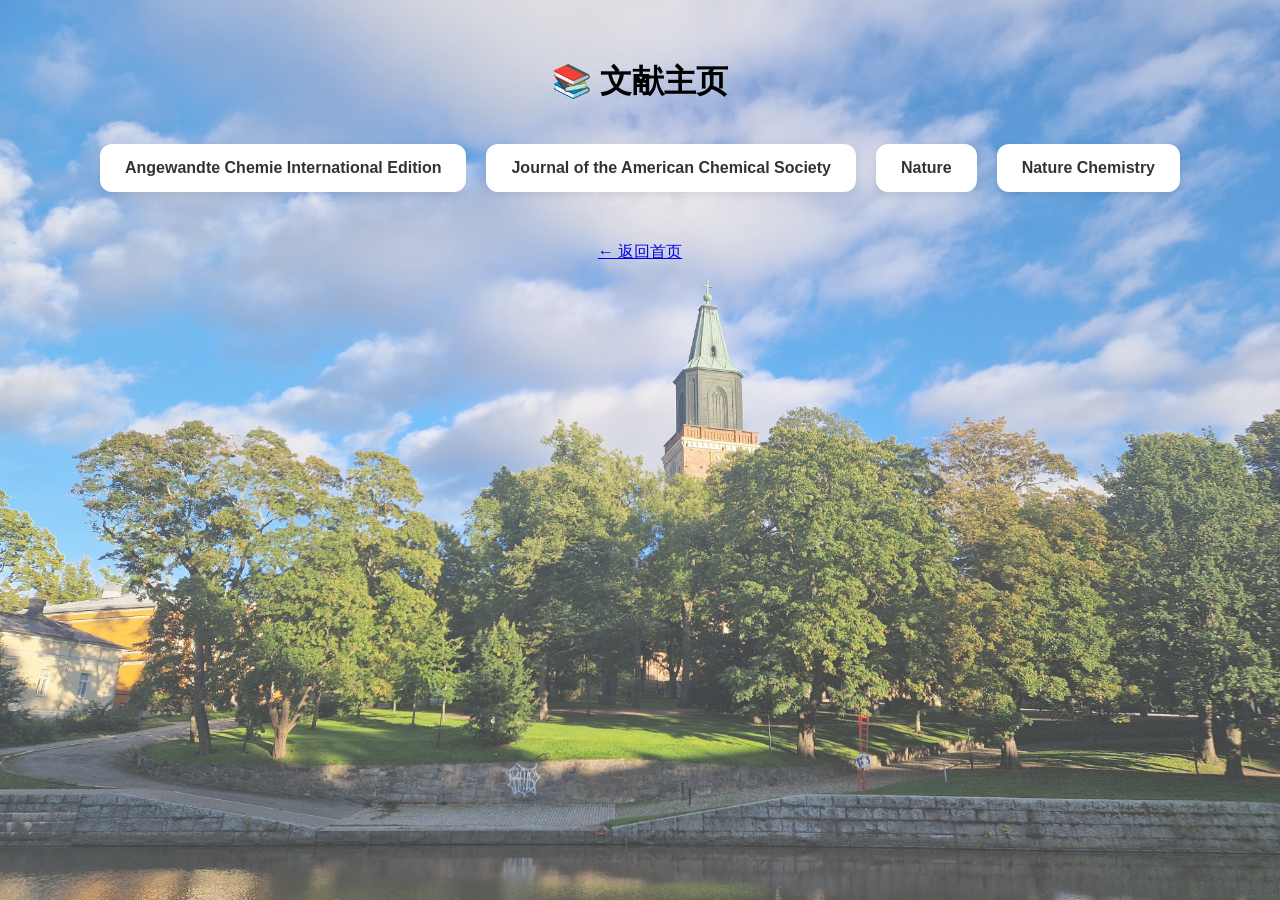
<file: link.html>
<!DOCTYPE html>
<html lang="zh-CN">
<head>
<meta charset="UTF-8">
<meta name="viewport" content="width=device-width, initial-scale=1.0">
<title>文献链接</title>

<style>
body{
  font-family:Arial, sans-serif;
  margin:0;
  text-align:center;
  position:relative;
  z-index:0;
}

/* 背景图 */
body::before{
  content:"";
  position:fixed;
  top:0;
  left:0;
  width:100%;
  height:100%;
  background:url("Linkbackground.jpg") center/cover no-repeat;
  z-index:-2;
}

/* 半透明遮罩 75% */
body::after{
  content:"";
  position:fixed;
  top:0;
  left:0;
  width:100%;
  height:100%;
  background:rgba(255,255,255,0.25); /* 25% 透明白色 */
  z-index:-1;
}

h1{
  margin-top:60px;
}

.links{
  margin-top:40px;
  display:flex;
  justify-content:center;
  gap:20px;
  flex-wrap:wrap;
}

a.card{
  padding:15px 25px;
  background:white;
  border-radius:12px;
  text-decoration:none;
  color:#333;
  box-shadow:0 3px 8px rgba(0,0,0,0.08);
  transition:0.2s;
  font-weight:600;
}

a.card:hover{
  transform:translateY(-4px);
  box-shadow:0 8px 20px rgba(0,0,0,0.12);
}

.back{
  margin-top:50px;
  display:block;
}
</style>
</head>

<body>

<h1>📚 文献主页</h1>

<div class="links" id="linkBox">
  <a class="card" href="https://pubs.acs.org/journal/jacsat" target="_blank" rel="noopener">
Journal of the American Chemical Society
  </a>

  <a class="card" href="https://onlinelibrary.wiley.com/journal/15213773" target="_blank" rel="noopener">
Angewandte Chemie International Edition
  </a>
  <a class="card" href="https://www.nature.com/nchem/" target="_blank" rel="noopener">
Nature Chemistry
  </a>

  <a class="card" href="https://www.nature.com" target="_blank" rel="noopener">
Nature
  </a>
</div>

<a class="back" href="index.html">← 返回首页</a>
<script>
  const box = document.getElementById("linkBox");
  const links = Array.from(box.querySelectorAll("a.card"));

  links.sort((a, b) => {
    return a.textContent.localeCompare(b.textContent);
  });

  links.forEach(link => box.appendChild(link));
</script>
</body>
</html>
</file>
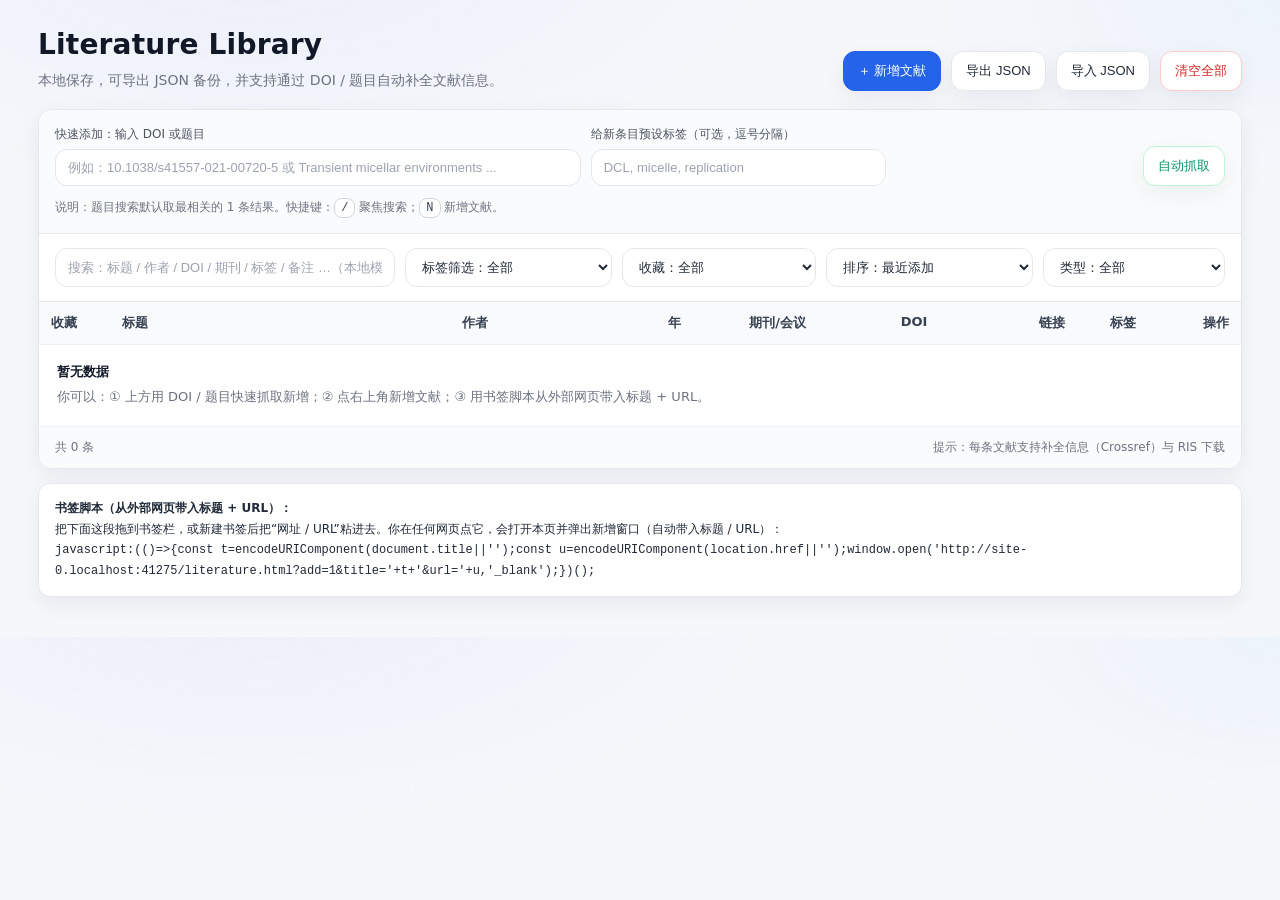
<file: literature.html>
<!doctype html>
<html lang="zh-CN">
<head>
  <meta charset="utf-8" />
  <meta name="viewport" content="width=device-width,initial-scale=1" />
  <title>Literature Library</title>
  <style>
    :root{
      --bg:#f6f7fb;
      --panel:#ffffff;
      --panel2:#fafbfc;
      --text:#1f2937;
      --muted:#6b7280;
      --line:#e5e7eb;

      --brand:#2563eb;
      --brand-soft:#eff6ff;

      --danger:#dc2626;
      --danger-soft:#fef2f2;

      --ok:#059669;
      --ok-soft:#ecfdf5;

      --warn:#d97706;
      --warn-soft:#fffbeb;

      --shadow:0 8px 24px rgba(15,23,42,.06);
      --radius:14px;

      --mono:ui-monospace, SFMono-Regular, Menlo, Monaco, Consolas, "Liberation Mono", "Courier New", monospace;
      --sans:ui-sans-serif, system-ui, -apple-system, Segoe UI, Roboto, Helvetica, Arial, "Apple Color Emoji","Segoe UI Emoji";
    }

    *{box-sizing:border-box}

    body{
      margin:0;
      font-family:var(--sans);
      background:
        radial-gradient(900px 420px at 20% -10%, rgba(37,99,235,.05), transparent 60%),
        radial-gradient(700px 360px at 100% 0%, rgba(14,165,233,.04), transparent 55%),
        var(--bg);
      color:var(--text);
    }

    a{color:var(--brand); text-decoration:none}
    a:hover{text-decoration:underline}

    header{
      padding:28px 18px 18px;
      max-width:1240px;
      margin:0 auto;
      display:flex;
      gap:14px;
      flex-wrap:wrap;
      align-items:flex-end;
      justify-content:space-between;
    }

    .title h1{
      margin:0;
      font-size:28px;
      letter-spacing:.2px;
      color:#111827;
    }

    .title p{
      margin:8px 0 0;
      color:var(--muted);
      font-size:14px;
      line-height:1.6;
    }

    .toolbar{
      display:flex;
      gap:10px;
      flex-wrap:wrap;
      align-items:center;
    }

    .btn{
      border:1px solid var(--line);
      background:#fff;
      color:var(--text);
      padding:10px 14px;
      border-radius:12px;
      cursor:pointer;
      box-shadow:var(--shadow);
      font-size:13px;
      user-select:none;
      transition:.18s ease;
    }

    .btn:hover{
      transform:translateY(-1px);
      border-color:#cbd5e1;
      background:#f9fafb;
    }

    .btn.primary{
      background:var(--brand);
      color:#fff;
      border-color:var(--brand);
    }
    .btn.primary:hover{background:#1d4ed8}

    .btn.danger{
      color:var(--danger);
      border-color:#fecaca;
      background:#fff;
    }

    .btn.ok{
      color:var(--ok);
      border-color:#bbf7d0;
      background:#fff;
    }

    .btn.warn{
      color:var(--warn);
      border-color:#fde68a;
      background:#fff;
    }

    .btn:disabled{
      opacity:.55;
      cursor:not-allowed;
      transform:none;
    }

    main{
      max-width:1240px;
      margin:0 auto;
      padding:0 18px 40px;
    }

    .panel{
      background:var(--panel);
      border:1px solid var(--line);
      border-radius:var(--radius);
      box-shadow:var(--shadow);
      overflow:hidden;
    }

    .quickadd{
      padding:16px;
      display:grid;
      grid-template-columns:1.6fr .9fr 1fr;
      gap:10px;
      border-bottom:1px solid var(--line);
      background:var(--panel2);
    }

    @media (max-width: 900px){
      .quickadd{grid-template-columns:1fr;}
    }

    .quickadd .hint{
      grid-column:1/-1;
      margin:2px 0 0;
      font-size:12px;
      color:var(--muted);
      line-height:1.5;
    }

    .quickadd .right{
      display:flex;
      gap:10px;
      flex-wrap:wrap;
      justify-content:flex-end;
      align-items:end;
    }

    .filters{
      padding:14px 16px;
      display:grid;
      grid-template-columns:1.4fr .85fr .8fr .85fr .75fr;
      gap:10px;
      border-bottom:1px solid var(--line);
      background:#fff;
    }

    @media (max-width: 980px){
      .filters{grid-template-columns:1fr 1fr;}
    }

    @media (max-width: 560px){
      .filters{grid-template-columns:1fr;}
    }

    input, select, textarea{
      width:100%;
      background:#fff;
      border:1px solid var(--line);
      color:var(--text);
      padding:10px 12px;
      border-radius:12px;
      font-size:13px;
      outline:none;
      transition:.15s ease;
    }

    input:focus, select:focus, textarea:focus{
      border-color:#93c5fd;
      box-shadow:0 0 0 3px rgba(37,99,235,.08);
    }

    input::placeholder, textarea::placeholder{
      color:#9ca3af;
    }

    textarea{
      min-height:90px;
      resize:vertical;
    }

    .table-wrap{overflow:auto}

    table{
      width:100%;
      border-collapse:collapse;
      min-width:1160px;
    }

    th, td{
      padding:12px;
      border-bottom:1px solid #eef2f7;
      vertical-align:top;
      font-size:13px;
    }

    th{
      position:sticky;
      top:0;
      background:#f8fafc;
      color:#374151;
      text-align:left;
      z-index:2;
      white-space:nowrap;
    }

    tr:hover td{
      background:#f9fbff;
    }

    .muted{color:var(--muted)}
    .mono{font-family:var(--mono); font-size:12px}

    .tag{
      display:inline-flex;
      align-items:center;
      gap:6px;
      padding:3px 8px;
      border-radius:999px;
      border:1px solid #dbeafe;
      background:#eff6ff;
      color:#1d4ed8;
      margin:2px 6px 2px 0;
      font-size:12px;
      white-space:nowrap;
    }

    .actions{
      display:flex;
      gap:8px;
      flex-wrap:wrap;
    }

    .iconbtn{
      padding:8px 10px;
      border-radius:10px;
      border:1px solid var(--line);
      background:#fff;
      color:var(--text);
      cursor:pointer;
      font-size:12px;
      user-select:none;
      transition:.15s ease;
    }

    .iconbtn:hover{
      border-color:#cbd5e1;
      background:#f9fafb;
    }

    .iconbtn.danger{
      border-color:#fecaca;
      color:var(--danger);
    }

    .iconbtn.ok{
      border-color:#bbf7d0;
      color:var(--ok);
    }

    .iconbtn.warn{
      border-color:#fde68a;
      color:var(--warn);
    }

    .favbtn{
      min-width:40px;
      font-size:18px;
      line-height:1;
      padding:7px 10px;
    }

    .foot{
      padding:12px 16px;
      display:flex;
      justify-content:space-between;
      gap:10px;
      flex-wrap:wrap;
      color:var(--muted);
      font-size:12px;
      background:var(--panel2);
    }

    .modal{
      position:fixed;
      inset:0;
      background:rgba(15,23,42,.22);
      display:none;
      align-items:center;
      justify-content:center;
      padding:18px;
      z-index:50;
    }

    .modal.open{display:flex}

    .card{
      width:min(980px, 100%);
      background:#fff;
      border:1px solid var(--line);
      border-radius:18px;
      box-shadow:0 24px 80px rgba(15,23,42,.12);
      overflow:hidden;
    }

    .card header{
      padding:16px 16px 10px;
      max-width:none;
      margin:0;
      align-items:center;
      display:flex;
      gap:12px;
      justify-content:space-between;
      flex-wrap:wrap;
      border-bottom:1px solid #f1f5f9;
    }

    .card header h2{
      margin:0;
      font-size:16px;
      color:#111827;
    }

    .card header .sub{
      margin:4px 0 0;
      font-size:12px;
      color:var(--muted);
      line-height:1.5;
    }

    .card .body{
      padding:14px 16px 16px;
      display:grid;
      grid-template-columns:1fr 1fr;
      gap:10px;
    }

    @media (max-width: 760px){
      .card .body{grid-template-columns:1fr}
    }

    .span2{grid-column:1/-1}
    .row{display:flex; flex-direction:column; gap:6px;}

    label{
      font-size:12px;
      color:#4b5563;
    }

    .card .footer{
      padding:12px 16px 16px;
      display:flex;
      justify-content:flex-end;
      gap:10px;
      flex-wrap:wrap;
      border-top:1px solid var(--line);
      background:#fafbfc;
    }

    .kbd{
      font-family:var(--mono);
      border:1px solid #d1d5db;
      padding:2px 6px;
      border-radius:8px;
      background:#fff;
      color:#374151;
    }

    .warnbox{
      margin-top:14px;
      padding:14px 16px;
      border-radius:12px;
      border:1px solid #e5e7eb;
      background:#fff;
      color:var(--text);
      font-size:12px;
      line-height:1.7;
      max-width:1240px;
      margin-left:auto;
      margin-right:auto;
      box-shadow:var(--shadow);
    }

    .toast{
      position:fixed;
      left:50%;
      bottom:22px;
      transform:translateX(-50%);
      background:#111827;
      border:1px solid #1f2937;
      padding:10px 12px;
      border-radius:14px;
      color:#fff;
      font-size:13px;
      box-shadow:0 16px 50px rgba(0,0,0,.18);
      display:none;
      max-width:min(900px, calc(100vw - 24px));
      line-height:1.4;
      z-index:99;
    }

    .toast.show{display:block}
  </style>
</head>
<body>

<header>
  <div class="title">
    <h1>Literature Library</h1>
    <p>本地保存，可导出 JSON 备份，并支持通过 DOI / 题目自动补全文献信息。</p>
  </div>
  <div class="toolbar">
    <button class="btn primary" id="btnAdd">＋ 新增文献</button>
    <button class="btn" id="btnExport">导出 JSON</button>
    <button class="btn" id="btnImport">导入 JSON</button>
    <button class="btn danger" id="btnClear">清空全部</button>
  </div>
</header>

<main>
  <div class="panel">

    <div class="quickadd">
      <div class="row">
        <label>快速添加：输入 DOI 或题目</label>
        <input id="quickQuery" placeholder="例如：10.1038/s41557-021-00720-5 或 Transient micellar environments ..." />
      </div>

      <div class="row">
        <label>给新条目预设标签（可选，逗号分隔）</label>
        <input id="quickTags" placeholder="DCL, micelle, replication" />
      </div>

      <div class="right">
        <button class="btn ok" id="btnQuickAdd">自动抓取</button>
      </div>

      <div class="hint">
        说明：题目搜索默认取最相关的 1 条结果。快捷键：<span class="kbd">/</span> 聚焦搜索；<span class="kbd">N</span> 新增文献。
      </div>
    </div>

    <div class="filters">
      <input id="q" placeholder="搜索：标题 / 作者 / DOI / 期刊 / 标签 / 备注 …（本地模糊匹配）" />

      <select id="tagFilter">
        <option value="">标签筛选：全部</option>
      </select>

      <select id="favoriteFilter">
        <option value="">收藏：全部</option>
        <option value="1">仅收藏</option>
      </select>

      <select id="sortBy">
        <option value="added_desc">排序：最近添加</option>
        <option value="added_asc">排序：最早添加</option>
        <option value="fav_desc">排序：收藏优先</option>
        <option value="year_desc">排序：年份（新→旧）</option>
        <option value="year_asc">排序：年份（旧→新）</option>
        <option value="title_asc">排序：标题（A→Z）</option>
        <option value="title_desc">排序：标题（Z→A）</option>
      </select>

      <select id="typeFilter">
        <option value="">类型：全部</option>
        <option value="paper">论文</option>
        <option value="review">综述</option>
        <option value="book">书籍</option>
        <option value="preprint">预印本</option>
        <option value="thesis">学位论文</option>
        <option value="other">其他</option>
      </select>
    </div>

    <div class="table-wrap">
      <table>
        <thead>
          <tr>
            <th style="width:6%">收藏</th>
            <th style="width:30%">标题</th>
            <th style="width:18%">作者</th>
            <th style="width:7%">年</th>
            <th style="width:13%">期刊/会议</th>
            <th style="width:12%">DOI</th>
            <th style="width:6%">链接</th>
            <th style="width:14%">标签</th>
            <th style="width:16%">操作</th>
          </tr>
        </thead>
        <tbody id="tbody"></tbody>
      </table>
    </div>

    <div class="foot">
      <div>共 <span id="count">0</span> 条</div>
      <div class="muted">提示：每条文献支持补全信息（Crossref）与 RIS 下载</div>
    </div>
  </div>

  <div class="warnbox">
    <b>书签脚本（从外部网页带入标题 + URL）：</b><br />
    把下面这段拖到书签栏，或新建书签后把“网址 / URL”粘进去。你在任何网页点它，会打开本页并弹出新增窗口（自动带入标题 / URL）：<br />
    <span class="mono" id="bookmarkletText"></span>
  </div>
</main>

<div class="modal" id="modal">
  <div class="card" role="dialog" aria-modal="true">
    <header>
      <div>
        <h2 id="modalTitle">新增文献</h2>
        <div class="sub">可先填 DOI 或标题，再点“补全信息”。标签用逗号分隔。</div>
      </div>
      <div style="display:flex; gap:10px; align-items:center;">
        <button class="btn warn" id="btnFetch">补全信息</button>
        <button class="btn" id="btnClose">关闭</button>
      </div>
    </header>

    <div class="body">
      <div class="row span2">
        <label>标题</label>
        <input id="f_title" placeholder="例如：Transient micellar environments enable..." />
      </div>

      <div class="row">
        <label>作者（建议用 ; 分隔）</label>
        <input id="f_authors" placeholder="例如：Wang X; Li Y; Smith J" />
      </div>

      <div class="row">
        <label>年份</label>
        <input id="f_year" placeholder="例如：2024" inputmode="numeric" />
      </div>

      <div class="row">
        <label>期刊/会议</label>
        <input id="f_venue" placeholder="例如：Nat. Rev. Chem." />
      </div>

      <div class="row">
        <label>类型</label>
        <select id="f_type">
          <option value="paper">论文</option>
          <option value="review">综述</option>
          <option value="book">书籍</option>
          <option value="preprint">预印本</option>
          <option value="thesis">学位论文</option>
          <option value="other">其他</option>
        </select>
      </div>

      <div class="row">
        <label>DOI</label>
        <input id="f_doi" placeholder="10.xxxx/xxxxxx 或 https://doi.org/..." />
      </div>

      <div class="row span2">
        <label>URL（原文 / 网页）</label>
        <input id="f_url" placeholder="https://..." />
      </div>

      <div class="row span2">
        <label>标签（逗号分隔）</label>
        <input id="f_tags" placeholder="DCL, micelle, replication, chirality" />
      </div>

      <div class="row span2">
        <label>备注</label>
        <textarea id="f_notes" placeholder="你为什么收藏它？关键图 / 关键结论？"></textarea>
      </div>
    </div>

    <div class="footer">
      <button class="btn danger" id="btnDelete" style="display:none;">删除</button>
      <button class="btn" id="btnCancel">取消</button>
      <button class="btn ok" id="btnSave">保存</button>
    </div>
  </div>
</div>

<input type="file" id="fileInput" accept="application/json" style="display:none" />
<div class="toast" id="toast"></div>

<script>
(() => {
  const STORAGE_KEY = "literature_items_v3";

  /** @type {Array<LitItem>} */
  let items = [];

  /** @type {string|null} */
  let editingId = null;

  /** @typedef {{
   *  id: string,
   *  title: string,
   *  authors: string,
   *  year: string,
   *  venue: string,
   *  doi: string,
   *  url: string,
   *  tags: string[],
   *  notes: string,
   *  type: string,
   *  favorite: boolean,
   *  addedAt: number,
   *  updatedAt: number
   * }} LitItem */

  const tbody = document.getElementById("tbody");
  const countEl = document.getElementById("count");
  const qEl = document.getElementById("q");
  const tagFilterEl = document.getElementById("tagFilter");
  const favoriteFilterEl = document.getElementById("favoriteFilter");
  const sortByEl = document.getElementById("sortBy");
  const typeFilterEl = document.getElementById("typeFilter");

  const quickQueryEl = document.getElementById("quickQuery");
  const quickTagsEl = document.getElementById("quickTags");
  const btnQuickAdd = document.getElementById("btnQuickAdd");

  const modal = document.getElementById("modal");
  const modalTitle = document.getElementById("modalTitle");
  const btnAdd = document.getElementById("btnAdd");
  const btnClose = document.getElementById("btnClose");
  const btnCancel = document.getElementById("btnCancel");
  const btnSave = document.getElementById("btnSave");
  const btnDelete = document.getElementById("btnDelete");
  const btnExport = document.getElementById("btnExport");
  const btnImport = document.getElementById("btnImport");
  const btnClear = document.getElementById("btnClear");
  const fileInput = document.getElementById("fileInput");
  const btnFetch = document.getElementById("btnFetch");
  const toastEl = document.getElementById("toast");

  const f_title = document.getElementById("f_title");
  const f_authors = document.getElementById("f_authors");
  const f_year = document.getElementById("f_year");
  const f_venue = document.getElementById("f_venue");
  const f_doi = document.getElementById("f_doi");
  const f_url = document.getElementById("f_url");
  const f_tags = document.getElementById("f_tags");
  const f_notes = document.getElementById("f_notes");
  const f_type = document.getElementById("f_type");

  function toast(msg) {
    toastEl.textContent = msg;
    toastEl.classList.add("show");
    clearTimeout(toastEl._t);
    toastEl._t = setTimeout(() => toastEl.classList.remove("show"), 2200);
  }

  function uuid() {
    return "lit_" + Math.random().toString(16).slice(2) + "_" + Date.now().toString(16);
  }

  function escapeHtml(s) {
    return (s ?? "").toString()
      .replaceAll("&","&amp;")
      .replaceAll("<","&lt;")
      .replaceAll(">","&gt;")
      .replaceAll('"',"&quot;")
      .replaceAll("'","&#039;");
  }

  function normalizeDoi(input) {
    const s = (input || "").trim();
    if (!s) return "";
    return s.replace(/^https?:\/\/(dx\.)?doi\.org\//i, "").replace(/^doi:\s*/i, "").trim();
  }

  function doiToUrl(doi) {
    const d = normalizeDoi(doi);
    return d ? ("https://doi.org/" + d) : "";
  }

  function normalizeUrl(url) {
    const s = (url || "").trim();
    if (!s) return "";
    if (/^10\.\d{4,9}\//.test(s)) return "https://doi.org/" + s;
    return s;
  }

  function parseTags(s) {
    return (s || "")
      .split(",")
      .map(t => t.trim())
      .filter(Boolean);
  }

  function saveStorage() {
    localStorage.setItem(STORAGE_KEY, JSON.stringify(items));
  }

  function loadStorage() {
    try {
      const raw = localStorage.getItem(STORAGE_KEY);
      items = raw ? JSON.parse(raw) : [];
      if (!Array.isArray(items)) items = [];
      items = items.map(x => ({
        id: x.id || uuid(),
        title: x.title || "",
        authors: x.authors || "",
        year: x.year || "",
        venue: x.venue || "",
        doi: normalizeDoi(x.doi || ""),
        url: normalizeUrl(x.url || ""),
        tags: Array.isArray(x.tags) ? x.tags : parseTags(x.tags || ""),
        notes: x.notes || "",
        type: x.type || "paper",
        favorite: !!x.favorite,
        addedAt: typeof x.addedAt === "number" ? x.addedAt : Date.now(),
        updatedAt: typeof x.updatedAt === "number" ? x.updatedAt : Date.now()
      }));
    } catch {
      items = [];
    }
  }

  function allTags() {
    const set = new Set();
    items.forEach(it => (it.tags || []).forEach(t => set.add(t)));
    return Array.from(set).sort((a,b) => a.localeCompare(b, "zh-Hans-CN"));
  }

  function refreshTagFilter() {
    const current = tagFilterEl.value;
    const tags = allTags();
    tagFilterEl.innerHTML = `<option value="">标签筛选：全部</option>` + tags.map(t =>
      `<option value="${escapeHtml(t)}">${escapeHtml(t)}</option>`
    ).join("");
    if (tags.includes(current)) tagFilterEl.value = current;
  }

  function matchText(it, q) {
    const blob = [
      it.title, it.authors, it.year, it.venue, it.doi, it.url,
      (it.tags || []).join(" "), it.notes, it.type
    ].join(" ").toLowerCase();
    return blob.includes(q);
  }

  function sortItems(list) {
    const mode = sortByEl.value;
    const copy = [...list];
    const byTitle = (a,b) => (a.title || "").localeCompare((b.title || ""), "en");
    const byYear = (a,b) => (parseInt(a.year || "0", 10) || 0) - (parseInt(b.year || "0", 10) || 0);

    if (mode === "added_desc") copy.sort((a,b) => b.addedAt - a.addedAt);
    else if (mode === "added_asc") copy.sort((a,b) => a.addedAt - b.addedAt);
    else if (mode === "fav_desc") copy.sort((a,b) => (Number(!!b.favorite) - Number(!!a.favorite)) || (b.addedAt - a.addedAt));
    else if (mode === "year_desc") copy.sort((a,b) => byYear(b,a));
    else if (mode === "year_asc") copy.sort((a,b) => byYear(a,b));
    else if (mode === "title_asc") copy.sort((a,b) => byTitle(a,b));
    else if (mode === "title_desc") copy.sort((a,b) => byTitle(b,a));
    return copy;
  }

  function filteredItems() {
    const q = (qEl.value || "").trim().toLowerCase();
    const tag = tagFilterEl.value;
    const fav = favoriteFilterEl.value;
    const type = typeFilterEl.value;

    let list = items;
    if (q) list = list.filter(it => matchText(it, q));
    if (tag) list = list.filter(it => (it.tags || []).includes(tag));
    if (fav === "1") list = list.filter(it => !!it.favorite);
    if (type) list = list.filter(it => (it.type || "") === type);
    return sortItems(list);
  }

  function typeFromCrossref(msg) {
    const t = (msg && msg.type) ? String(msg.type) : "";
    if (t.includes("journal-article") || t.includes("proceedings-article")) return "paper";
    if (t.includes("book") || t.includes("book-chapter") || t.includes("monograph")) return "book";
    if (t.includes("dissertation") || t.includes("thesis")) return "thesis";
    if (t.includes("posted-content")) return "preprint";
    if (msg && (msg["container-title"] && msg["container-title"][0])) return "paper";
    return "other";
  }

  function formatAuthorsFromCrossref(authorArr) {
    if (!Array.isArray(authorArr) || authorArr.length === 0) return "";
    return authorArr.map(a => {
      const family = a.family || "";
      const given = a.given || "";
      const name = (family + " " + given).trim();
      return name || "";
    }).filter(Boolean).join("; ");
  }

  function yearFromCrossref(msg) {
    const y = msg?.issued?.["date-parts"]?.[0]?.[0];
    if (y) return String(y);
    const y2 = msg?.published?.["date-parts"]?.[0]?.[0];
    if (y2) return String(y2);
    const y3 = msg?.created?.["date-parts"]?.[0]?.[0];
    if (y3) return String(y3);
    return "";
  }

  async function crossrefFetchByDOI(doi) {
    const d = normalizeDoi(doi);
    if (!d) throw new Error("DOI 为空");
    const url = "https://api.crossref.org/works/" + encodeURIComponent(d);
    const res = await fetch(url, { headers: { "Accept": "application/json" } });
    if (!res.ok) throw new Error("Crossref 请求失败（DOI）");
    const data = await res.json();
    return data.message;
  }

  async function crossrefSearchByTitle(title) {
    const q = (title || "").trim();
    if (!q) throw new Error("标题为空");
    const url = "https://api.crossref.org/works?query.title=" + encodeURIComponent(q) + "&rows=1";
    const res = await fetch(url, { headers: { "Accept": "application/json" } });
    if (!res.ok) throw new Error("Crossref 请求失败（标题搜索）");
    const data = await res.json();
    return data.message?.items?.[0] || null;
  }

  function applyCrossrefToForm(msg) {
    if (!msg) return;

    const title = msg.title?.[0] || "";
    const venue = msg["container-title"]?.[0] || "";
    const doi = msg.DOI || "";
    const year = yearFromCrossref(msg);
    const authors = formatAuthorsFromCrossref(msg.author);
    const url = msg.URL || doiToUrl(doi) || "";

    if (title) f_title.value = title;
    if (authors) f_authors.value = authors;
    if (year) f_year.value = year;
    if (venue) f_venue.value = venue;
    if (doi) f_doi.value = doi;
    if (url) f_url.value = url;

    const t = typeFromCrossref(msg);
    if (t) f_type.value = t;
  }

  function applyCrossrefToItem(it, msg) {
    if (!msg) return it;
    const title = msg.title?.[0] || it.title || "";
    const venue = msg["container-title"]?.[0] || it.venue || "";
    const doi = msg.DOI || it.doi || "";
    const year = yearFromCrossref(msg) || it.year || "";
    const authors = formatAuthorsFromCrossref(msg.author) || it.authors || "";
    const url = msg.URL || it.url || doiToUrl(doi) || "";
    const type = typeFromCrossref(msg) || it.type || "paper";

    return {
      ...it,
      title,
      authors,
      year,
      venue,
      doi: normalizeDoi(doi),
      url: normalizeUrl(url),
      type
    };
  }

  async function fetchFromCrossrefForForm() {
    const doiInput = normalizeDoi(f_doi.value);
    const titleInput = (f_title.value || "").trim();

    btnFetch.disabled = true;
    btnFetch.textContent = "正在补全…";

    try {
      let msg = null;
      if (doiInput) {
        msg = await crossrefFetchByDOI(doiInput);
      } else if (titleInput) {
        msg = await crossrefSearchByTitle(titleInput);
      } else {
        toast("请先填写 DOI 或标题");
        return;
      }

      if (!msg) {
        toast("未找到文献");
        return;
      }

      applyCrossrefToForm(msg);
      toast("已补全元数据");
    } catch (e) {
      toast("补全失败：" + (e?.message || e));
    } finally {
      btnFetch.disabled = false;
      btnFetch.textContent = "补全信息";
    }
  }

  function openModal(mode, item) {
    modal.classList.add("open");
    document.body.style.overflow = "hidden";

    if (mode === "new") {
      editingId = null;
      modalTitle.textContent = "新增文献";
      btnDelete.style.display = "none";

      f_title.value = item?.title || "";
      f_authors.value = item?.authors || "";
      f_year.value = item?.year || "";
      f_venue.value = item?.venue || "";
      f_doi.value = item?.doi || "";
      f_url.value = item?.url || "";
      f_tags.value = (item?.tags || []).join(", ");
      f_notes.value = item?.notes || "";
      f_type.value = item?.type || "paper";
    } else {
      editingId = item.id;
      modalTitle.textContent = "编辑文献";
      btnDelete.style.display = "inline-block";

      f_title.value = item.title || "";
      f_authors.value = item.authors || "";
      f_year.value = item.year || "";
      f_venue.value = item.venue || "";
      f_doi.value = item.doi || "";
      f_url.value = item.url || "";
      f_tags.value = (item.tags || []).join(", ");
      f_notes.value = item.notes || "";
      f_type.value = item.type || "paper";
    }

    setTimeout(() => f_title.focus(), 0);
  }

  function closeModal() {
    modal.classList.remove("open");
    document.body.style.overflow = "";
  }

  function getFormItem() {
    const doi = normalizeDoi(f_doi.value);
    const url = normalizeUrl(f_url.value);
    return {
      title: (f_title.value || "").trim(),
      authors: (f_authors.value || "").trim(),
      year: (f_year.value || "").trim(),
      venue: (f_venue.value || "").trim(),
      doi,
      url,
      tags: parseTags(f_tags.value),
      notes: (f_notes.value || "").trim(),
      type: f_type.value || "paper",
    };
  }

  function upsert() {
    const data = getFormItem();
    const now = Date.now();

    if (!data.title && !data.doi && !data.url) {
      toast("标题 / DOI / URL 至少填一个");
      return;
    }

    if (!editingId) {
      const it = {
        id: uuid(),
        ...data,
        favorite: false,
        addedAt: now,
        updatedAt: now
      };
      items.unshift(it);
    } else {
      const idx = items.findIndex(x => x.id === editingId);
      if (idx >= 0) {
        items[idx] = {
          ...items[idx],
          ...data,
          updatedAt: now
        };
      }
    }

    saveStorage();
    closeModal();
    render();
    toast("已保存");
  }

  function removeItem(id) {
    const it = items.find(x => x.id === id);
    if (!it) return;
    if (!confirm(`确认删除这条记录？\n\n${it.title || "(无标题)"}`)) return;
    items = items.filter(x => x.id !== id);
    saveStorage();
    render();
    toast("已删除");
  }

  function toggleFavorite(id) {
    const idx = items.findIndex(x => x.id === id);
    if (idx < 0) return;
    items[idx].favorite = !items[idx].favorite;
    items[idx].updatedAt = Date.now();
    saveStorage();
    render();
    toast(items[idx].favorite ? "已加入收藏" : "已取消收藏");
  }

  function exportJson() {
    const blob = new Blob([JSON.stringify(items, null, 2)], {type:"application/json"});
    const a = document.createElement("a");
    a.href = URL.createObjectURL(blob);
    a.download = "literature_backup.json";
    document.body.appendChild(a);
    a.click();
    a.remove();
    URL.revokeObjectURL(a.href);
  }

  function importJsonFromFile(file) {
    const reader = new FileReader();
    reader.onload = () => {
      try {
        const parsed = JSON.parse(reader.result);
        if (!Array.isArray(parsed)) throw new Error("JSON 顶层必须是数组");

        const incoming = parsed
          .filter(x => x && typeof x === "object")
          .map(x => ({
            id: x.id || uuid(),
            title: x.title || "",
            authors: x.authors || "",
            year: x.year || "",
            venue: x.venue || "",
            doi: normalizeDoi(x.doi || ""),
            url: normalizeUrl(x.url || ""),
            tags: Array.isArray(x.tags) ? x.tags : parseTags(x.tags || ""),
            notes: x.notes || "",
            type: x.type || "paper",
            favorite: !!x.favorite,
            addedAt: typeof x.addedAt === "number" ? x.addedAt : Date.now(),
            updatedAt: typeof x.updatedAt === "number" ? x.updatedAt : (typeof x.addedAt === "number" ? x.addedAt : Date.now())
          }));

        const map = new Map(items.map(x => [x.id, x]));
        incoming.forEach(x => map.set(x.id, x));
        items = Array.from(map.values()).sort((a,b) => b.addedAt - a.addedAt);

        saveStorage();
        render();
        toast(`导入完成：共 ${items.length} 条`);
      } catch (e) {
        alert("导入失败：" + (e?.message || e));
      }
    };
    reader.readAsText(file);
  }

  function clearAll() {
    if (!confirm("确认清空全部文献？此操作不可撤销（除非你有 JSON 备份）。")) return;
    items = [];
    saveStorage();
    render();
    toast("已清空");
  }

  function risTypeForItem(it) {
    const t = (it.type || "").toLowerCase();
    if (t === "book") return "BOOK";
    if (t === "thesis") return "THES";
    if (t === "review") return "JOUR";
    if (t === "preprint") return "GEN";
    return "JOUR";
  }

  function buildRIS(it) {
    const lines = [];
    lines.push(`TY  - ${risTypeForItem(it)}`);

    if (it.title) lines.push(`TI  - ${it.title}`);

    const authors = (it.authors || "")
      .split(";")
      .map(a => a.trim())
      .filter(Boolean);
    authors.forEach(a => lines.push(`AU  - ${a}`));

    if (it.year) lines.push(`PY  - ${it.year}`);
    if (it.venue) lines.push(`JO  - ${it.venue}`);

    const doi = normalizeDoi(it.doi);
    if (doi) lines.push(`DO  - ${doi}`);

    const url = normalizeUrl(it.url) || doiToUrl(doi);
    if (url) lines.push(`UR  - ${url}`);

    const tags = (it.tags || []).filter(Boolean);
    tags.forEach(t => lines.push(`KW  - ${t}`));

    if (it.notes) lines.push(`N1  - ${it.notes}`);

    lines.push("ER  -");
    return lines.join("\n") + "\n";
  }

  function downloadRIS(it) {
    const safeTitle = (it.title || "reference").replace(/[\\\/:*?"<>|]+/g, "_").slice(0, 120);
    const blob = new Blob([buildRIS(it)], {type:"application/x-research-info-systems"});
    const a = document.createElement("a");
    a.href = URL.createObjectURL(blob);
    a.download = `${safeTitle}.ris`;
    document.body.appendChild(a);
    a.click();
    a.remove();
    URL.revokeObjectURL(a.href);
    toast("RIS 已下载");
  }

  async function refreshItemFromCrossref(id) {
    const idx = items.findIndex(x => x.id === id);
    if (idx < 0) return;
    const it = items[idx];

    const doi = normalizeDoi(it.doi);
    const title = (it.title || "").trim();

    try {
      let msg = null;
      if (doi) msg = await crossrefFetchByDOI(doi);
      else if (title) msg = await crossrefSearchByTitle(title);
      else {
        toast("此条目没有 DOI / 标题，无法补全");
        return;
      }

      if (!msg) {
        toast("未找到文献");
        return;
      }

      items[idx] = {
        ...applyCrossrefToItem(it, msg),
        updatedAt: Date.now()
      };

      saveStorage();
      render();
      toast("已刷新并补全");
    } catch (e) {
      toast("刷新失败：" + (e?.message || e));
    }
  }

  async function quickAddFromQuery() {
    const query = (quickQueryEl.value || "").trim();
    const presetTags = parseTags(quickTagsEl.value);

    if (!query) {
      toast("请输入 DOI 或题目");
      return;
    }

    btnQuickAdd.disabled = true;
    btnQuickAdd.textContent = "正在抓取…";

    try {
      const asDoi = /^10\.\d{4,9}\//.test(normalizeDoi(query)) || /doi\.org\/10\.\d{4,9}\//i.test(query);
      let msg = null;

      if (asDoi) msg = await crossrefFetchByDOI(query);
      else msg = await crossrefSearchByTitle(query);

      if (!msg) {
        toast("未找到文献");
        return;
      }

      const now = Date.now();
      const newItem = {
        id: uuid(),
        title: (msg.title?.[0] || query).trim(),
        authors: formatAuthorsFromCrossref(msg.author),
        year: yearFromCrossref(msg),
        venue: msg["container-title"]?.[0] || "",
        doi: normalizeDoi(msg.DOI || (asDoi ? normalizeDoi(query) : "")),
        url: normalizeUrl(msg.URL || doiToUrl(msg.DOI || "")),
        tags: presetTags,
        notes: "",
        type: typeFromCrossref(msg),
        favorite: false,
        addedAt: now,
        updatedAt: now
      };

      const doiKey = normalizeDoi(newItem.doi);
      if (doiKey) {
        const exists = items.some(x => normalizeDoi(x.doi) === doiKey);
        if (exists) {
          toast("已存在相同 DOI 的条目");
          return;
        }
      }

      items.unshift(newItem);
      saveStorage();
      render();
      toast("已新增");
      quickQueryEl.value = "";
    } catch (e) {
      toast("新增失败：" + (e?.message || e));
    } finally {
      btnQuickAdd.disabled = false;
      btnQuickAdd.textContent = "自动抓取";
    }
  }

  function render() {
    refreshTagFilter();
    const list = filteredItems();
    countEl.textContent = String(list.length);

    tbody.innerHTML = list.map(it => {
      const doi = normalizeDoi(it.doi);
      const doiLink = doi ? `https://doi.org/${encodeURIComponent(doi)}` : "";
      const url = normalizeUrl(it.url || (doi ? doiLink : ""));
      const tagsHtml = (it.tags || []).map(t => `<span class="tag">${escapeHtml(t)}</span>`).join("");

      return `
        <tr>
          <td>
            <button class="iconbtn favbtn" data-act="fav" data-id="${it.id}" title="收藏 / 取消收藏">
              ${it.favorite ? "★" : "☆"}
            </button>
          </td>
          <td>
            <div style="font-weight:600; line-height:1.45; color:#111827;">${escapeHtml(it.title || "(无标题)")}</div>
            <div class="muted" style="margin-top:6px; line-height:1.45;">
              ${it.notes ? escapeHtml(it.notes).slice(0, 140) + (it.notes.length > 140 ? "…" : "") : ""}
            </div>
            <div class="muted mono" style="margin-top:6px;">
              added: ${new Date(it.addedAt).toLocaleString()}
              ${it.updatedAt && it.updatedAt !== it.addedAt ? ` · updated: ${new Date(it.updatedAt).toLocaleString()}` : ""}
            </div>
          </td>
          <td>${escapeHtml(it.authors || "")}</td>
          <td>${escapeHtml(it.year || "")}</td>
          <td>
            ${escapeHtml(it.venue || "")}
            <div class="muted" style="margin-top:6px;">${escapeHtml(it.type || "")}</div>
          </td>
          <td class="mono">
            ${doi ? `<a href="${doiLink}" target="_blank" rel="noopener">${escapeHtml(doi)}</a>` : ""}
          </td>
          <td>
            ${url ? `<a href="${escapeHtml(url)}" target="_blank" rel="noopener">查看</a>` : ""}
          </td>
          <td>${tagsHtml}</td>
          <td>
            <div class="actions">
              <button class="iconbtn ok" data-act="edit" data-id="${it.id}">编辑</button>
              <button class="iconbtn warn" data-act="refresh" data-id="${it.id}">补全</button>
              <button class="iconbtn" data-act="ris" data-id="${it.id}">导出 RIS</button>
              <button class="iconbtn danger" data-act="del" data-id="${it.id}">删除</button>
            </div>
          </td>
        </tr>
      `;
    }).join("");

    if (!tbody.innerHTML) {
      tbody.innerHTML = `
        <tr>
          <td colspan="9" style="padding:18px;">
            <div style="font-weight:600; color:#111827;">暂无数据</div>
            <div class="muted" style="margin-top:6px; line-height:1.6;">
              你可以：① 上方用 DOI / 题目快速抓取新增；② 点右上角新增文献；③ 用书签脚本从外部网页带入标题 + URL。
            </div>
          </td>
        </tr>
      `;
    }
  }

  function buildBookmarklet() {
    const target = new URL(location.href);
    target.search = "";
    target.hash = "";
    const js =
      "javascript:(()=>{const t=encodeURIComponent(document.title||'');" +
      "const u=encodeURIComponent(location.href||'');" +
      "window.open('" + target.toString().replaceAll("'", "\\'") + "?add=1&title='+t+'&url='+u,'_blank');})();";
    return js;
  }

  function maybeAutoAddFromQuery() {
    const p = new URLSearchParams(location.search);
    if (p.get("add") !== "1") return;

    const title = p.get("title") ? decodeURIComponent(p.get("title")) : "";
    const url = p.get("url") ? decodeURIComponent(p.get("url")) : "";

    openModal("new", { title, url, type: "paper" });

    const clean = new URL(location.href);
    clean.searchParams.delete("add");
    clean.searchParams.delete("title");
    clean.searchParams.delete("url");
    history.replaceState({}, "", clean.toString());
  }

  btnAdd.addEventListener("click", () => openModal("new"));
  btnClose.addEventListener("click", closeModal);
  btnCancel.addEventListener("click", closeModal);
  modal.addEventListener("click", (e) => { if (e.target === modal) closeModal(); });

  btnSave.addEventListener("click", upsert);
  btnDelete.addEventListener("click", () => {
    if (!editingId) return;
    removeItem(editingId);
    closeModal();
  });

  btnFetch.addEventListener("click", fetchFromCrossrefForForm);

  tbody.addEventListener("click", (e) => {
    const btn = e.target.closest("button[data-act]");
    if (!btn) return;
    const id = btn.getAttribute("data-id");
    const act = btn.getAttribute("data-act");
    const it = items.find(x => x.id === id);
    if (!it) return;

    if (act === "fav") toggleFavorite(id);
    if (act === "edit") openModal("edit", it);
    if (act === "del") removeItem(id);
    if (act === "refresh") refreshItemFromCrossref(id);
    if (act === "ris") downloadRIS(it);
  });

  [qEl, tagFilterEl, favoriteFilterEl, sortByEl, typeFilterEl].forEach(el => {
    el.addEventListener("input", render);
    el.addEventListener("change", render);
  });

  btnExport.addEventListener("click", exportJson);

  btnImport.addEventListener("click", () => fileInput.click());
  fileInput.addEventListener("change", () => {
    const f = fileInput.files?.[0];
    if (f) importJsonFromFile(f);
    fileInput.value = "";
  });

  btnClear.addEventListener("click", clearAll);

  btnQuickAdd.addEventListener("click", quickAddFromQuery);
  quickQueryEl.addEventListener("keydown", (e) => {
    if (e.key === "Enter") quickAddFromQuery();
  });

  document.addEventListener("keydown", (e) => {
    if (e.key === "/" && !modal.classList.contains("open")) {
      e.preventDefault();
      qEl.focus();
    }
    if ((e.key === "n" || e.key === "N") && !modal.classList.contains("open")) {
      openModal("new");
    }
    if (e.key === "Escape" && modal.classList.contains("open")) closeModal();
  });

  loadStorage();
  render();
  document.getElementById("bookmarkletText").textContent = buildBookmarklet();
  maybeAutoAddFromQuery();
})();
</script>
</body>
</html>
</file>
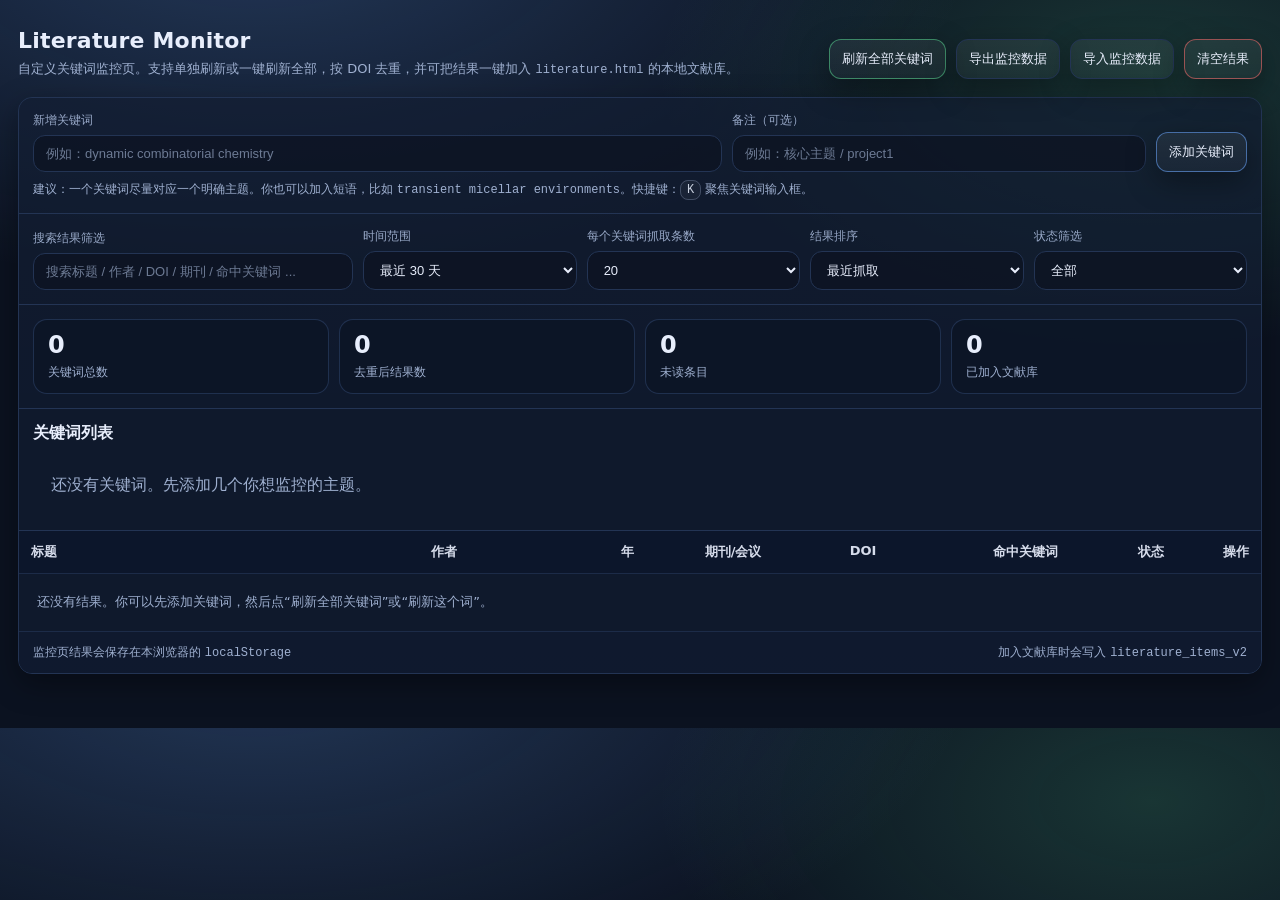
<file: monitor.html>
<!doctype html>
<html lang="zh-CN">
<head>
  <meta charset="utf-8" />
  <meta name="viewport" content="width=device-width,initial-scale=1" />
  <title>Literature Monitor</title>
  <style>
    :root{
      --bg:#0b1220; --panel:#0f1a30; --panel2:#0c162b;
      --text:#e8eefc; --muted:#9fb0d0; --line:#233454;
      --brand:#6aa6ff; --danger:#ff6a6a; --ok:#58d48f; --warn:#ffcc66;
      --shadow:0 10px 30px rgba(0,0,0,.35);
      --radius:14px;
      --mono:ui-monospace,SFMono-Regular,Menlo,Monaco,Consolas,"Liberation Mono","Courier New",monospace;
      --sans:ui-sans-serif,system-ui,-apple-system,Segoe UI,Roboto,Helvetica,Arial,"Apple Color Emoji","Segoe UI Emoji";
    }
    *{box-sizing:border-box}
    body{
      margin:0; font-family:var(--sans);
      background:
        radial-gradient(1200px 600px at 20% -10%, rgba(106,166,255,.25), transparent 60%),
        radial-gradient(900px 500px at 90% 10%, rgba(88,212,143,.18), transparent 55%),
        var(--bg);
      color:var(--text);
    }
    a{color:var(--brand);text-decoration:none}
    a:hover{text-decoration:underline}
    header{
      padding:28px 18px 18px;
      max-width:1280px; margin:0 auto;
      display:flex; gap:14px; flex-wrap:wrap; align-items:flex-end; justify-content:space-between;
    }
    .title h1{margin:0;font-size:22px;letter-spacing:.2px}
    .title p{margin:6px 0 0;color:var(--muted);font-size:13px;line-height:1.5}
    .toolbar{display:flex;gap:10px;flex-wrap:wrap;align-items:center}
    .btn{
      border:1px solid var(--line);
      background:linear-gradient(180deg, rgba(255,255,255,.06), rgba(255,255,255,.03));
      color:var(--text); padding:10px 12px;
      border-radius:12px; cursor:pointer;
      box-shadow:var(--shadow);
      font-size:13px;
      user-select:none;
    }
    .btn:hover{border-color:#2f4a7d}
    .btn.primary{border-color:rgba(106,166,255,.55)}
    .btn.ok{border-color:rgba(88,212,143,.55)}
    .btn.warn{border-color:rgba(255,204,102,.55)}
    .btn.danger{border-color:rgba(255,106,106,.55)}
    .btn:disabled{opacity:.55;cursor:not-allowed}
    main{max-width:1280px;margin:0 auto;padding:0 18px 40px}
    .panel{
      background:linear-gradient(180deg, rgba(255,255,255,.04), rgba(255,255,255,.02));
      border:1px solid var(--line);
      border-radius:var(--radius);
      box-shadow:var(--shadow);
      overflow:hidden;
      margin-bottom:14px;
    }
    .section{
      padding:14px;
      border-bottom:1px solid var(--line);
      background:rgba(15,26,48,.7);
    }
    .section:last-child{border-bottom:none}
    .grid{
      display:grid;
      gap:10px;
    }
    .grid.keyword-add{
      grid-template-columns: 1.5fr .9fr auto;
      align-items:end;
    }
    .grid.filters{
      grid-template-columns: 1.2fr .8fr .8fr .8fr .8fr;
      align-items:end;
    }
    .grid.summary{
      grid-template-columns: repeat(4, minmax(180px,1fr));
    }
    @media (max-width: 980px){
      .grid.keyword-add,.grid.filters,.grid.summary{grid-template-columns:1fr 1fr}
    }
    @media (max-width: 640px){
      .grid.keyword-add,.grid.filters,.grid.summary{grid-template-columns:1fr}
    }
    input, select, textarea{
      width:100%;
      background:rgba(11,18,32,.65);
      border:1px solid var(--line);
      color:var(--text);
      padding:10px 12px;
      border-radius:12px;
      font-size:13px;
      outline:none;
    }
    input::placeholder, textarea::placeholder{color:rgba(159,176,208,.65)}
    label{font-size:12px;color:rgba(159,176,208,.95);display:block;margin-bottom:6px}
    .stat{
      border:1px solid rgba(35,52,84,.9);
      background:rgba(11,18,32,.45);
      border-radius:14px;
      padding:12px 14px;
      min-height:74px;
    }
    .stat .num{font-size:24px;font-weight:700;line-height:1.1}
    .stat .txt{font-size:12px;color:var(--muted);margin-top:6px}
    .muted{color:var(--muted)}
    .mono{font-family:var(--mono);font-size:12px}
    .chips{display:flex;gap:8px;flex-wrap:wrap}
    .chip{
      display:inline-flex; align-items:center; gap:8px;
      padding:8px 10px;
      border-radius:999px;
      border:1px solid rgba(106,166,255,.35);
      background:rgba(106,166,255,.08);
      color:rgba(232,238,252,.92);
      font-size:12px;
    }
    .chip .meta{color:var(--muted);font-size:11px}
    .chip button{
      border:none; background:transparent; color:var(--text); cursor:pointer;
      font-size:12px; padding:0;
    }
    .keyword-list{
      display:grid;
      gap:10px;
    }
    .keyword-item{
      border:1px solid rgba(35,52,84,.9);
      background:rgba(11,18,32,.32);
      border-radius:14px;
      padding:12px;
      display:grid;
      grid-template-columns: 1.5fr .8fr auto;
      gap:10px;
      align-items:center;
    }
    @media (max-width: 820px){
      .keyword-item{grid-template-columns:1fr}
    }
    .keyword-title{
      font-weight:600;
      line-height:1.4;
      word-break:break-word;
    }
    .keyword-meta{font-size:12px;color:var(--muted);margin-top:4px}
    .row-actions{display:flex;gap:8px;flex-wrap:wrap;justify-content:flex-end}
    .iconbtn{
      padding:8px 10px; border-radius:10px; border:1px solid var(--line);
      background:rgba(255,255,255,.03); color:var(--text);
      cursor:pointer; font-size:12px;
    }
    .iconbtn:hover{border-color:#2f4a7d}
    .iconbtn.ok{border-color:rgba(88,212,143,.45)}
    .iconbtn.warn{border-color:rgba(255,204,102,.45)}
    .iconbtn.danger{border-color:rgba(255,106,106,.45)}

    .table-wrap{overflow:auto}
    table{width:100%;border-collapse:collapse;min-width:1240px}
    th,td{
      padding:12px 12px;
      border-bottom:1px solid rgba(35,52,84,.7);
      vertical-align:top;
      font-size:13px;
    }
    th{
      position:sticky;top:0;
      background:rgba(12,22,43,.96);
      color:rgba(232,238,252,.92);
      text-align:left;
      z-index:2;
      white-space:nowrap;
    }
    tr:hover td{background:rgba(106,166,255,.05)}
    .tag{
      display:inline-flex; align-items:center;
      padding:3px 8px;
      border-radius:999px;
      border:1px solid rgba(106,166,255,.35);
      background:rgba(106,166,255,.08);
      color:rgba(232,238,252,.92);
      margin:2px 6px 2px 0;
      font-size:12px;
      white-space:nowrap;
    }
    .tag.ok{
      border-color:rgba(88,212,143,.35);
      background:rgba(88,212,143,.08);
    }
    .tag.warn{
      border-color:rgba(255,204,102,.35);
      background:rgba(255,204,102,.08);
    }
    .result-title{
      font-weight:600;
      line-height:1.38;
    }
    .foot{
      padding:12px 14px;
      display:flex;justify-content:space-between;gap:10px;flex-wrap:wrap;
      color:var(--muted);font-size:12px;
      background:rgba(15,26,48,.55);
    }
    .toast{
      position:fixed;
      left:50%;
      bottom:22px;
      transform:translateX(-50%);
      background:rgba(12,22,43,.94);
      border:1px solid rgba(35,52,84,.9);
      padding:10px 12px;
      border-radius:14px;
      color:rgba(232,238,252,.92);
      font-size:13px;
      box-shadow:0 16px 50px rgba(0,0,0,.45);
      display:none;
      max-width:min(900px, calc(100vw - 24px));
      line-height:1.4;
      z-index:99;
    }
    .toast.show{display:block}
    .empty{
      padding:18px;
      color:var(--muted);
      line-height:1.6;
    }
    .help{
      font-size:12px;color:var(--muted);line-height:1.5;margin-top:8px;
    }
    .kbd{
      font-family:var(--mono);
      border:1px solid rgba(159,176,208,.3);
      padding:2px 6px;border-radius:8px;
      background:rgba(255,255,255,.04);
      color:rgba(232,238,252,.85);
    }
  </style>
</head>
<body>
<header>
  <div class="title">
    <h1>Literature Monitor</h1>
    <p>
      自定义关键词监控页。支持单独刷新或一键刷新全部，按 DOI 去重，并可把结果一键加入 <span class="mono">literature.html</span> 的本地文献库。
    </p>
  </div>
  <div class="toolbar">
    <button class="btn ok" id="btnRefreshAll">刷新全部关键词</button>
    <button class="btn" id="btnExportMonitor">导出监控数据</button>
    <button class="btn" id="btnImportMonitor">导入监控数据</button>
    <button class="btn danger" id="btnClearResults">清空结果</button>
  </div>
</header>

<main>
  <div class="panel">
    <div class="section">
      <div class="grid keyword-add">
        <div>
          <label>新增关键词</label>
          <input id="kwText" placeholder="例如：dynamic combinatorial chemistry" />
        </div>
        <div>
          <label>备注（可选）</label>
          <input id="kwNote" placeholder="例如：核心主题 / project1" />
        </div>
        <div>
          <button class="btn primary" id="btnAddKeyword">添加关键词</button>
        </div>
      </div>
      <div class="help">
        建议：一个关键词尽量对应一个明确主题。你也可以加入短语，比如 <span class="mono">transient micellar environments</span>。快捷键：<span class="kbd">K</span> 聚焦关键词输入框。
      </div>
    </div>

    <div class="section">
      <div class="grid filters">
        <div>
          <label>搜索结果筛选</label>
          <input id="searchResults" placeholder="搜索标题 / 作者 / DOI / 期刊 / 命中关键词 ..." />
        </div>
        <div>
          <label>时间范围</label>
          <select id="timeRange">
            <option value="7">最近 7 天</option>
            <option value="30" selected>最近 30 天</option>
            <option value="90">最近 90 天</option>
            <option value="365">最近 365 天</option>
          </select>
        </div>
        <div>
          <label>每个关键词抓取条数</label>
          <select id="rowsPerKeyword">
            <option value="10">10</option>
            <option value="20" selected>20</option>
            <option value="30">30</option>
            <option value="50">50</option>
          </select>
        </div>
        <div>
          <label>结果排序</label>
          <select id="sortResults">
            <option value="fetched_desc">最近抓取</option>
            <option value="year_desc">年份（新→旧）</option>
            <option value="year_asc">年份（旧→新）</option>
            <option value="title_asc">标题（A→Z）</option>
          </select>
        </div>
        <div>
          <label>状态筛选</label>
          <select id="statusFilter">
            <option value="">全部</option>
            <option value="new">仅未读</option>
            <option value="read">仅已读</option>
            <option value="added">仅已加入文献库</option>
            <option value="not_added">仅未加入文献库</option>
          </select>
        </div>
      </div>
    </div>

    <div class="section">
      <div class="grid summary">
        <div class="stat">
          <div class="num" id="statKeywords">0</div>
          <div class="txt">关键词总数</div>
        </div>
        <div class="stat">
          <div class="num" id="statResults">0</div>
          <div class="txt">去重后结果数</div>
        </div>
        <div class="stat">
          <div class="num" id="statUnread">0</div>
          <div class="txt">未读条目</div>
        </div>
        <div class="stat">
          <div class="num" id="statAdded">0</div>
          <div class="txt">已加入文献库</div>
        </div>
      </div>
    </div>

    <div class="section">
      <div style="font-weight:600; margin-bottom:10px;">关键词列表</div>
      <div id="keywordList" class="keyword-list"></div>
    </div>

    <div class="section" style="padding:0;">
      <div class="table-wrap">
        <table>
          <thead>
            <tr>
              <th style="width:34%">标题</th>
              <th style="width:16%">作者</th>
              <th style="width:7%">年</th>
              <th style="width:12%">期刊/会议</th>
              <th style="width:12%">DOI</th>
              <th style="width:12%">命中关键词</th>
              <th style="width:7%">状态</th>
              <th style="width:14%">操作</th>
            </tr>
          </thead>
          <tbody id="resultsBody"></tbody>
        </table>
      </div>

      <div class="foot">
        <div>监控页结果会保存在本浏览器的 <span class="mono">localStorage</span></div>
        <div>加入文献库时会写入 <span class="mono">literature_items_v2</span></div>
      </div>
    </div>
  </div>
</main>

<input type="file" id="fileInputMonitor" accept="application/json" style="display:none" />
<div class="toast" id="toast"></div>

<script>
(() => {
  const KEYWORDS_KEY = "monitor_keywords_v1";
  const RESULTS_KEY = "monitor_results_v1";
  const LITERATURE_KEY = "literature_items_v2";

  let keywords = [];
  let results = [];
  let refreshingAll = false;

  const kwText = document.getElementById("kwText");
  const kwNote = document.getElementById("kwNote");
  const btnAddKeyword = document.getElementById("btnAddKeyword");
  const btnRefreshAll = document.getElementById("btnRefreshAll");
  const btnExportMonitor = document.getElementById("btnExportMonitor");
  const btnImportMonitor = document.getElementById("btnImportMonitor");
  const btnClearResults = document.getElementById("btnClearResults");
  const fileInputMonitor = document.getElementById("fileInputMonitor");

  const timeRange = document.getElementById("timeRange");
  const rowsPerKeyword = document.getElementById("rowsPerKeyword");
  const searchResults = document.getElementById("searchResults");
  const sortResults = document.getElementById("sortResults");
  const statusFilter = document.getElementById("statusFilter");

  const keywordList = document.getElementById("keywordList");
  const resultsBody = document.getElementById("resultsBody");

  const statKeywords = document.getElementById("statKeywords");
  const statResults = document.getElementById("statResults");
  const statUnread = document.getElementById("statUnread");
  const statAdded = document.getElementById("statAdded");

  const toastEl = document.getElementById("toast");

  function toast(msg) {
    toastEl.textContent = msg;
    toastEl.classList.add("show");
    clearTimeout(toastEl._t);
    toastEl._t = setTimeout(() => toastEl.classList.remove("show"), 2200);
  }

  function uuid(prefix = "id") {
    return prefix + "_" + Math.random().toString(16).slice(2) + "_" + Date.now().toString(16);
  }

  function escapeHtml(s) {
    return (s ?? "").toString()
      .replaceAll("&","&amp;")
      .replaceAll("<","&lt;")
      .replaceAll(">","&gt;")
      .replaceAll('"',"&quot;")
      .replaceAll("'","&#039;");
  }

  function normalizeDoi(input) {
    const s = (input || "").trim();
    if (!s) return "";
    return s.replace(/^https?:\/\/(dx\.)?doi\.org\//i, "").replace(/^doi:\s*/i, "").trim();
  }

  function normalizeUrl(url) {
    const s = (url || "").trim();
    if (!s) return "";
    if (/^10\.\d{4,9}\//.test(s)) return "https://doi.org/" + s;
    return s;
  }

  function loadData() {
    try {
      keywords = JSON.parse(localStorage.getItem(KEYWORDS_KEY) || "[]");
      if (!Array.isArray(keywords)) keywords = [];
    } catch {
      keywords = [];
    }

    try {
      results = JSON.parse(localStorage.getItem(RESULTS_KEY) || "[]");
      if (!Array.isArray(results)) results = [];
    } catch {
      results = [];
    }
  }

  function saveKeywords() {
    localStorage.setItem(KEYWORDS_KEY, JSON.stringify(keywords));
  }

  function saveResults() {
    localStorage.setItem(RESULTS_KEY, JSON.stringify(results));
  }

  function parseYear(msg) {
    return String(
      msg?.issued?.["date-parts"]?.[0]?.[0] ||
      msg?.published?.["date-parts"]?.[0]?.[0] ||
      msg?.created?.["date-parts"]?.[0]?.[0] ||
      ""
    );
  }

  function formatAuthors(authorArr) {
    if (!Array.isArray(authorArr)) return "";
    return authorArr.map(a => {
      const family = a.family || "";
      const given = a.given || "";
      return (family + " " + given).trim();
    }).filter(Boolean).join("; ");
  }

  function resultTextBlob(r) {
    return [
      r.title, r.authors, r.year, r.venue, r.doi, r.url,
      (r.matchedKeywords || []).join(" "), r.note || ""
    ].join(" ").toLowerCase();
  }

  function filteredResults() {
    let list = [...results];
    const q = (searchResults.value || "").trim().toLowerCase();
    const sf = statusFilter.value;
    const sort = sortResults.value;

    if (q) list = list.filter(r => resultTextBlob(r).includes(q));

    if (sf === "new") list = list.filter(r => !r.read);
    else if (sf === "read") list = list.filter(r => !!r.read);
    else if (sf === "added") list = list.filter(r => !!r.addedToLibrary);
    else if (sf === "not_added") list = list.filter(r => !r.addedToLibrary);

    if (sort === "fetched_desc") list.sort((a,b) => (b.fetchedAt || 0) - (a.fetchedAt || 0));
    else if (sort === "year_desc") list.sort((a,b) => (parseInt(b.year || "0", 10) || 0) - (parseInt(a.year || "0", 10) || 0));
    else if (sort === "year_asc") list.sort((a,b) => (parseInt(a.year || "0", 10) || 0) - (parseInt(b.year || "0", 10) || 0));
    else if (sort === "title_asc") list.sort((a,b) => (a.title || "").localeCompare((b.title || ""), "en"));

    return list;
  }

  function updateStats() {
    statKeywords.textContent = String(keywords.length);
    statResults.textContent = String(results.length);
    statUnread.textContent = String(results.filter(r => !r.read).length);
    statAdded.textContent = String(results.filter(r => !!r.addedToLibrary).length);
  }

  function renderKeywords() {
    if (!keywords.length) {
      keywordList.innerHTML = `<div class="empty">还没有关键词。先添加几个你想监控的主题。</div>`;
      return;
    }

    keywordList.innerHTML = keywords.map(k => {
      return `
        <div class="keyword-item">
          <div>
            <div class="keyword-title">${escapeHtml(k.text)}</div>
            <div class="keyword-meta">
              ${k.note ? escapeHtml(k.note) + " · " : ""}
              创建于 ${new Date(k.createdAt).toLocaleString()}
              ${k.lastFetchedAt ? ` · 上次刷新 ${new Date(k.lastFetchedAt).toLocaleString()}` : " · 尚未刷新"}
            </div>
          </div>
          <div class="chips">
            <span class="chip">命中结果 <span class="meta">${results.filter(r => (r.matchedKeywords || []).includes(k.text)).length}</span></span>
          </div>
          <div class="row-actions">
            <button class="iconbtn warn" data-kact="refresh" data-id="${k.id}">刷新这个词</button>
            <button class="iconbtn" data-kact="focus" data-id="${k.id}">只看这个词</button>
            <button class="iconbtn danger" data-kact="delete" data-id="${k.id}">删除</button>
          </div>
        </div>
      `;
    }).join("");
  }

  function renderResults() {
    const list = filteredResults();

    if (!list.length) {
      resultsBody.innerHTML = `
        <tr>
          <td colspan="8" class="empty">
            还没有结果。你可以先添加关键词，然后点“刷新全部关键词”或“刷新这个词”。
          </td>
        </tr>
      `;
      return;
    }

    resultsBody.innerHTML = list.map(r => {
      const doi = normalizeDoi(r.doi);
      const doiUrl = doi ? `https://doi.org/${encodeURIComponent(doi)}` : "";
      const link = normalizeUrl(r.url || doiUrl);

      const kwHtml = (r.matchedKeywords || []).map(k => `<span class="tag">${escapeHtml(k)}</span>`).join("");
      const statusHtml = `
        ${r.read ? `<span class="tag ok">已读</span>` : `<span class="tag warn">未读</span>`}
        ${r.addedToLibrary ? `<span class="tag ok">已加入</span>` : ``}
      `;

      return `
        <tr>
          <td>
            <div class="result-title">${escapeHtml(r.title || "(无标题)")}</div>
            <div class="muted" style="margin-top:6px;line-height:1.45;">
              抓取时间：${new Date(r.fetchedAt).toLocaleString()}
              ${r.updatedAt && r.updatedAt !== r.fetchedAt ? ` · 更新：${new Date(r.updatedAt).toLocaleString()}` : ""}
            </div>
          </td>
          <td>${escapeHtml(r.authors || "")}</td>
          <td>${escapeHtml(r.year || "")}</td>
          <td>${escapeHtml(r.venue || "")}</td>
          <td class="mono">${doi ? `<a href="${doiUrl}" target="_blank" rel="noopener">${escapeHtml(doi)}</a>` : ""}</td>
          <td>${kwHtml}</td>
          <td>${statusHtml}</td>
          <td>
            <div style="display:flex;gap:8px;flex-wrap:wrap;">
              ${link ? `<a class="iconbtn" href="${escapeHtml(link)}" target="_blank" rel="noopener">打开原文</a>` : ""}
              <button class="iconbtn ok" data-ract="add" data-id="${r.id}">${r.addedToLibrary ? "再次加入库" : "加入文献库"}</button>
              <button class="iconbtn warn" data-ract="toggle-read" data-id="${r.id}">${r.read ? "标未读" : "标已读"}</button>
              <button class="iconbtn" data-ract="remove" data-id="${r.id}">移除</button>
            </div>
          </td>
        </tr>
      `;
    }).join("");
  }

  function renderAll() {
    updateStats();
    renderKeywords();
    renderResults();
  }

  function addKeyword() {
    const text = (kwText.value || "").trim();
    const note = (kwNote.value || "").trim();

    if (!text) {
      toast("请输入关键词");
      return;
    }

    const exists = keywords.some(k => k.text.toLowerCase() === text.toLowerCase());
    if (exists) {
      toast("该关键词已存在");
      return;
    }

    const now = Date.now();
    keywords.unshift({
      id: uuid("kw"),
      text,
      note,
      createdAt: now,
      updatedAt: now,
      lastFetchedAt: null
    });

    saveKeywords();
    renderAll();
    kwText.value = "";
    kwNote.value = "";
    toast("关键词已添加");
  }

  function deleteKeyword(id) {
    const kw = keywords.find(k => k.id === id);
    if (!kw) return;
    if (!confirm(`确认删除关键词？\n\n${kw.text}`)) return;
    keywords = keywords.filter(k => k.id !== id);
    saveKeywords();
    renderAll();
    toast("关键词已删除");
  }

  function setFocusKeyword(keywordText) {
    searchResults.value = keywordText;
    renderResults();
    toast("已筛选该关键词相关结果");
  }

  async function crossrefSearchKeyword(keywordText) {
    const days = parseInt(timeRange.value, 10) || 30;
    const rows = parseInt(rowsPerKeyword.value, 10) || 20;

    const fromDate = new Date();
    fromDate.setDate(fromDate.getDate() - days);

    const yyyy = fromDate.getFullYear();
    const mm = String(fromDate.getMonth() + 1).padStart(2, "0");
    const dd = String(fromDate.getDate()).padStart(2, "0");
    const dateStr = `${yyyy}-${mm}-${dd}`;

    const url =
      "https://api.crossref.org/works?query=" + encodeURIComponent(keywordText) +
      "&filter=from-pub-date:" + encodeURIComponent(dateStr) +
      "&sort=published&order=desc&rows=" + encodeURIComponent(rows);

    const res = await fetch(url, { headers: { "Accept": "application/json" } });
    if (!res.ok) throw new Error("Crossref 请求失败");
    const data = await res.json();
    return Array.isArray(data?.message?.items) ? data.message.items : [];
  }

  function upsertMonitorResultFromCrossref(msg, keywordText) {
    const doi = normalizeDoi(msg.DOI || "");
    const title = msg.title?.[0] || "";
    const authors = formatAuthors(msg.author);
    const year = parseYear(msg);
    const venue = msg["container-title"]?.[0] || "";
    const url = normalizeUrl(msg.URL || (doi ? "https://doi.org/" + doi : ""));

    let idx = -1;
    if (doi) {
      idx = results.findIndex(r => normalizeDoi(r.doi) === doi);
    } else if (title) {
      idx = results.findIndex(r => (r.title || "").trim().toLowerCase() === title.trim().toLowerCase());
    }

    const now = Date.now();

    if (idx >= 0) {
      const old = results[idx];
      const mergedKeywords = Array.from(new Set([...(old.matchedKeywords || []), keywordText]));
      results[idx] = {
        ...old,
        title: title || old.title,
        authors: authors || old.authors,
        year: year || old.year,
        venue: venue || old.venue,
        doi: doi || old.doi,
        url: url || old.url,
        matchedKeywords: mergedKeywords,
        updatedAt: now
      };
    } else {
      results.unshift({
        id: uuid("res"),
        title,
        authors,
        year,
        venue,
        doi,
        url,
        matchedKeywords: [keywordText],
        fetchedAt: now,
        updatedAt: now,
        read: false,
        addedToLibrary: false
      });
    }
  }

  async function refreshKeyword(id) {
    const kw = keywords.find(k => k.id === id);
    if (!kw) return;

    const btns = Array.from(document.querySelectorAll(`[data-kact="refresh"][data-id="${id}"]`));
    btns.forEach(b => { b.disabled = true; b.textContent = "刷新中…"; });

    try {
      const items = await crossrefSearchKeyword(kw.text);
      items.forEach(msg => upsertMonitorResultFromCrossref(msg, kw.text));

      kw.lastFetchedAt = Date.now();
      kw.updatedAt = Date.now();

      saveKeywords();
      saveResults();
      renderAll();
      toast(`已刷新：${kw.text}`);
    } catch (e) {
      toast("刷新失败：" + (e?.message || e));
    } finally {
      btns.forEach(b => { b.disabled = false; b.textContent = "刷新这个词"; });
    }
  }

  async function refreshAllKeywords() {
    if (!keywords.length) {
      toast("请先添加关键词");
      return;
    }

    if (refreshingAll) return;
    refreshingAll = true;
    btnRefreshAll.disabled = true;
    btnRefreshAll.textContent = "正在刷新全部…";

    try {
      for (const kw of keywords) {
        const items = await crossrefSearchKeyword(kw.text);
        items.forEach(msg => upsertMonitorResultFromCrossref(msg, kw.text));
        kw.lastFetchedAt = Date.now();
        kw.updatedAt = Date.now();
      }

      saveKeywords();
      saveResults();
      renderAll();
      toast("全部关键词已刷新");
    } catch (e) {
      toast("批量刷新失败：" + (e?.message || e));
    } finally {
      refreshingAll = false;
      btnRefreshAll.disabled = false;
      btnRefreshAll.textContent = "刷新全部关键词";
    }
  }

  function toggleReadResult(id) {
    const idx = results.findIndex(r => r.id === id);
    if (idx < 0) return;
    results[idx].read = !results[idx].read;
    results[idx].updatedAt = Date.now();
    saveResults();
    renderAll();
  }

  function removeResult(id) {
    results = results.filter(r => r.id !== id);
    saveResults();
    renderAll();
    toast("已移除结果");
  }

  function loadLiterature() {
    try {
      const raw = localStorage.getItem(LITERATURE_KEY);
      const arr = raw ? JSON.parse(raw) : [];
      return Array.isArray(arr) ? arr : [];
    } catch {
      return [];
    }
  }

  function saveLiterature(items) {
    localStorage.setItem(LITERATURE_KEY, JSON.stringify(items));
  }

  function addResultToLiterature(id) {
    const r = results.find(x => x.id === id);
    if (!r) return;

    const literature = loadLiterature();
    const doi = normalizeDoi(r.doi);

    if (doi) {
      const exists = literature.some(x => normalizeDoi(x.doi) === doi);
      if (exists) {
        const idx = results.findIndex(x => x.id === id);
        if (idx >= 0) {
          results[idx].addedToLibrary = true;
          results[idx].updatedAt = Date.now();
          saveResults();
          renderAll();
        }
        toast("文献库中已存在相同 DOI");
        return;
      }
    }

    const now = Date.now();
    const tags = Array.from(new Set([...(r.matchedKeywords || []), "monitor"]));

    literature.unshift({
      id: uuid("lit"),
      title: r.title || "",
      authors: r.authors || "",
      year: r.year || "",
      venue: r.venue || "",
      doi: doi || "",
      url: normalizeUrl(r.url || ""),
      tags,
      notes: "From monitor.html",
      type: "paper",
      addedAt: now,
      updatedAt: now
    });

    saveLiterature(literature);

    const idx = results.findIndex(x => x.id === id);
    if (idx >= 0) {
      results[idx].addedToLibrary = true;
      results[idx].updatedAt = Date.now();
      saveResults();
    }

    renderAll();
    toast("已加入 literature.html 文献库");
  }

  function exportMonitorData() {
    const data = {
      keywords,
      results,
      exportedAt: Date.now()
    };
    const blob = new Blob([JSON.stringify(data, null, 2)], { type: "application/json" });
    const a = document.createElement("a");
    a.href = URL.createObjectURL(blob);
    a.download = "monitor_backup.json";
    document.body.appendChild(a);
    a.click();
    a.remove();
    URL.revokeObjectURL(a.href);
  }

  function importMonitorData(file) {
    const reader = new FileReader();
    reader.onload = () => {
      try {
        const parsed = JSON.parse(reader.result);

        const inKeywords = Array.isArray(parsed.keywords) ? parsed.keywords : [];
        const inResults = Array.isArray(parsed.results) ? parsed.results : [];

        const kwMap = new Map(keywords.map(k => [k.id, k]));
        inKeywords.forEach(k => {
          if (k && typeof k === "object") {
            kwMap.set(k.id || uuid("kw"), {
              id: k.id || uuid("kw"),
              text: k.text || "",
              note: k.note || "",
              createdAt: typeof k.createdAt === "number" ? k.createdAt : Date.now(),
              updatedAt: typeof k.updatedAt === "number" ? k.updatedAt : Date.now(),
              lastFetchedAt: typeof k.lastFetchedAt === "number" ? k.lastFetchedAt : null
            });
          }
        });

        const resMap = new Map();
        results.forEach(r => {
          const key = normalizeDoi(r.doi) || ("title:" + (r.title || "").trim().toLowerCase());
          resMap.set(key, r);
        });

        inResults.forEach(r => {
          if (!r || typeof r !== "object") return;
          const key = normalizeDoi(r.doi || "") || ("title:" + (r.title || "").trim().toLowerCase());
          const old = resMap.get(key);

          if (old) {
            resMap.set(key, {
              ...old,
              ...r,
              matchedKeywords: Array.from(new Set([...(old.matchedKeywords || []), ...(Array.isArray(r.matchedKeywords) ? r.matchedKeywords : [])]))
            });
          } else {
            resMap.set(key, {
              id: r.id || uuid("res"),
              title: r.title || "",
              authors: r.authors || "",
              year: r.year || "",
              venue: r.venue || "",
              doi: normalizeDoi(r.doi || ""),
              url: normalizeUrl(r.url || ""),
              matchedKeywords: Array.isArray(r.matchedKeywords) ? r.matchedKeywords : [],
              fetchedAt: typeof r.fetchedAt === "number" ? r.fetchedAt : Date.now(),
              updatedAt: typeof r.updatedAt === "number" ? r.updatedAt : Date.now(),
              read: !!r.read,
              addedToLibrary: !!r.addedToLibrary
            });
          }
        });

        keywords = Array.from(kwMap.values());
        results = Array.from(resMap.values());

        saveKeywords();
        saveResults();
        renderAll();
        toast("监控数据已导入");
      } catch (e) {
        alert("导入失败：" + (e?.message || e));
      }
    };
    reader.readAsText(file);
  }

  function clearResults() {
    if (!confirm("确认清空所有监控结果？关键词不会被删除。")) return;
    results = [];
    saveResults();
    renderAll();
    toast("结果已清空");
  }

  // Events
  btnAddKeyword.addEventListener("click", addKeyword);
  kwText.addEventListener("keydown", (e) => {
    if (e.key === "Enter") addKeyword();
  });

  btnRefreshAll.addEventListener("click", refreshAllKeywords);
  btnExportMonitor.addEventListener("click", exportMonitorData);
  btnImportMonitor.addEventListener("click", () => fileInputMonitor.click());
  fileInputMonitor.addEventListener("change", () => {
    const f = fileInputMonitor.files?.[0];
    if (f) importMonitorData(f);
    fileInputMonitor.value = "";
  });
  btnClearResults.addEventListener("click", clearResults);

  [searchResults, sortResults, statusFilter].forEach(el => {
    el.addEventListener("input", renderResults);
    el.addEventListener("change", renderResults);
  });

  keywordList.addEventListener("click", (e) => {
    const btn = e.target.closest("button[data-kact]");
    if (!btn) return;
    const id = btn.getAttribute("data-id");
    const act = btn.getAttribute("data-kact");

    if (act === "refresh") refreshKeyword(id);
    else if (act === "delete") deleteKeyword(id);
    else if (act === "focus") {
      const kw = keywords.find(k => k.id === id);
      if (kw) setFocusKeyword(kw.text);
    }
  });

  resultsBody.addEventListener("click", (e) => {
    const btn = e.target.closest("button[data-ract]");
    if (!btn) return;
    const id = btn.getAttribute("data-id");
    const act = btn.getAttribute("data-ract");

    if (act === "add") addResultToLiterature(id);
    else if (act === "toggle-read") toggleReadResult(id);
    else if (act === "remove") removeResult(id);
  });

  document.addEventListener("keydown", (e) => {
    if (e.key === "k" || e.key === "K") {
      e.preventDefault();
      kwText.focus();
    }
  });

  // Init
  loadData();
  renderAll();
})();
</script>
</body>
</html>
</file>
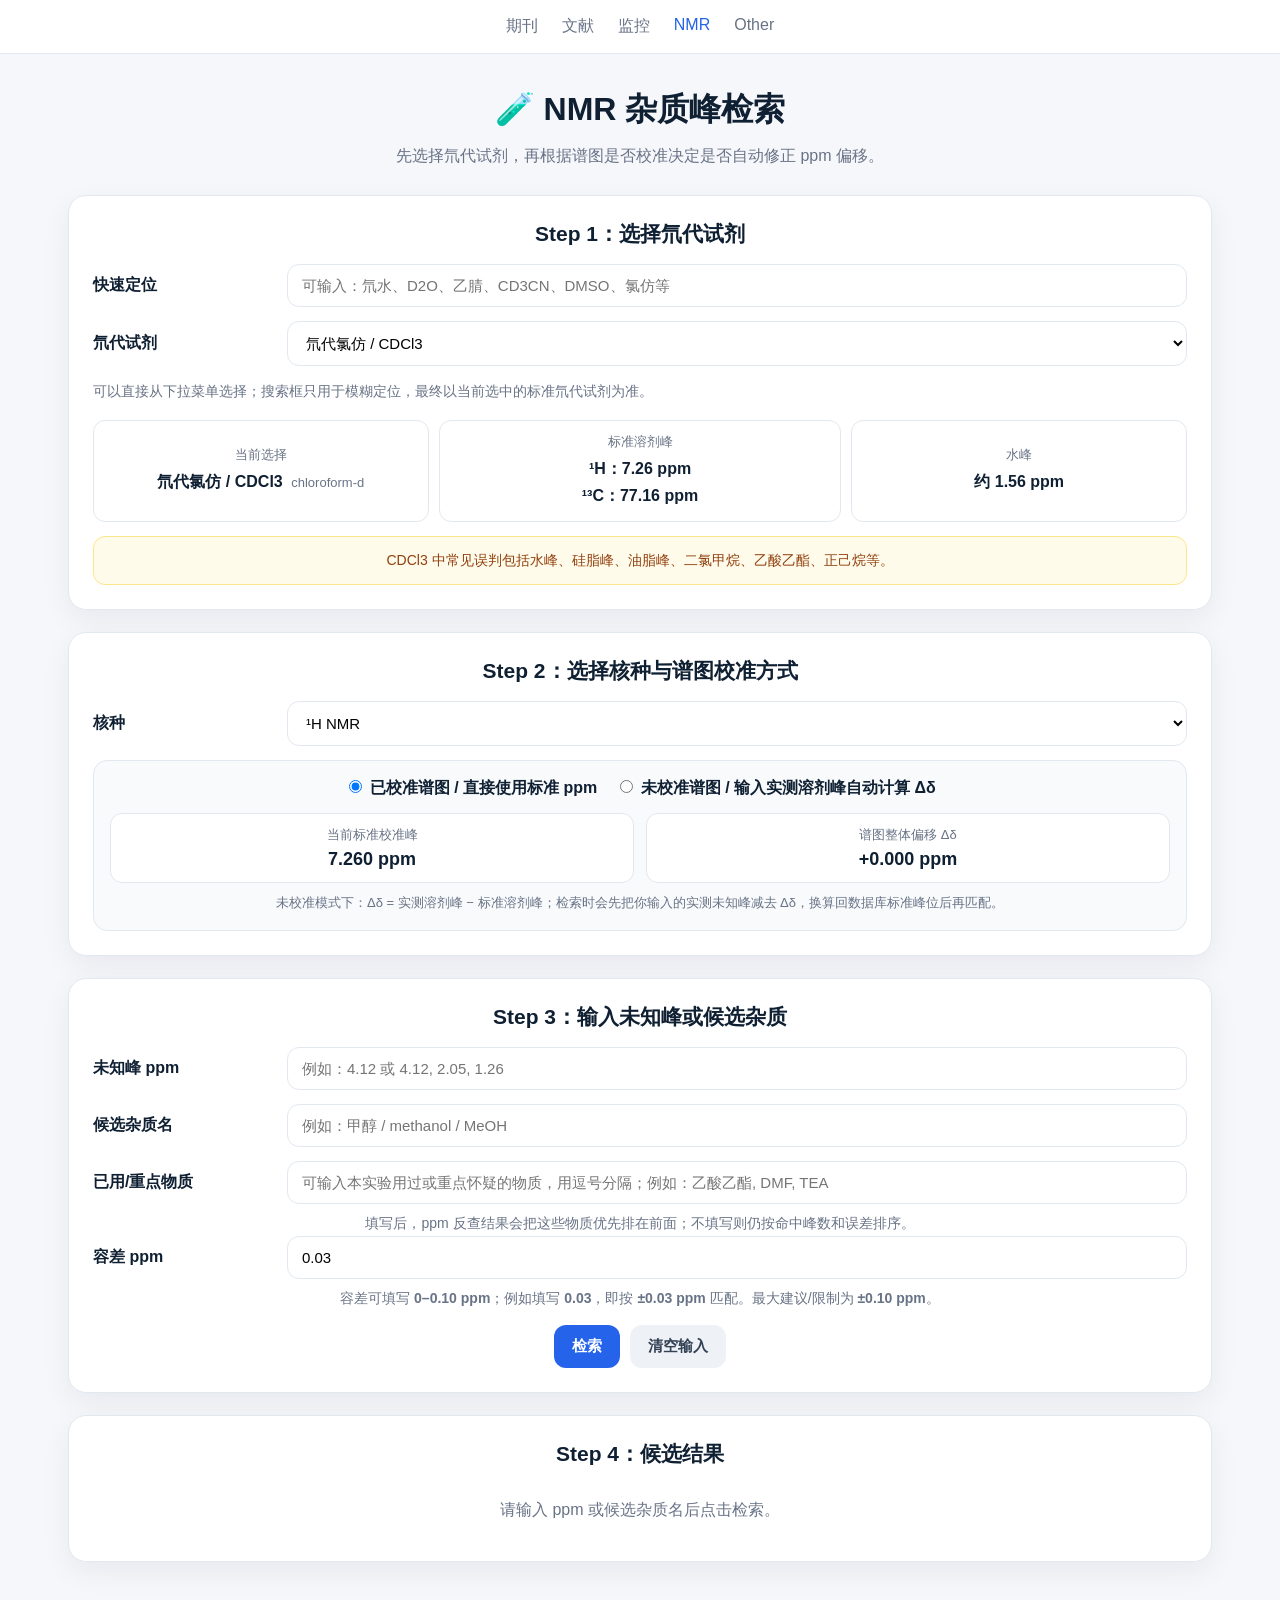
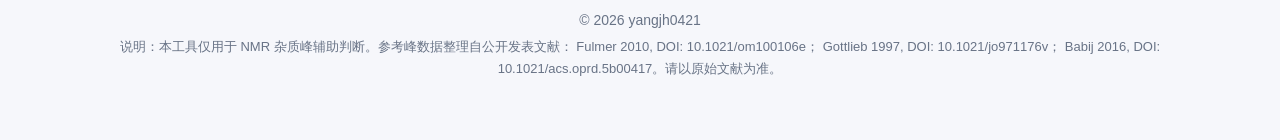
<file: nmr.html>
<!DOCTYPE html>
<html lang="zh-CN">
<head>
<meta charset="UTF-8">
<meta name="viewport" content="width=device-width, initial-scale=1.0">
<title>NMR 杂质峰检索</title>
<style>
:root{--bg:#f6f7fb;--card:#fff;--text:#102033;--muted:#687386;--line:#e2e8f0;--primary:#2563eb;--primary-soft:#eff6ff;--ok:#059669;--warn:#d97706;--danger:#dc2626;--shadow:0 10px 30px rgba(15,23,42,.06)}
*{box-sizing:border-box}
body{margin:0;font-family:Arial,"PingFang SC","Microsoft YaHei",sans-serif;background:var(--bg);color:var(--text)}
a{text-decoration:none;color:inherit}
header{border-bottom:1px solid var(--line);background:white}
.nav{display:flex;justify-content:center;gap:24px;padding:16px;flex-wrap:wrap}
.nav a{color:var(--muted);font-weight:500}
.nav a:hover,.nav a.active{color:var(--primary)}
.container{max-width:1180px;margin:auto;padding:34px 18px 60px}
.hero{text-align:center;margin-bottom:26px}.hero h1{margin:0;font-size:32px}.hero p{margin:10px 0 0;color:var(--muted);line-height:1.7}
.panel{background:var(--card);border:1px solid var(--line);border-radius:18px;box-shadow:var(--shadow);padding:24px;margin-bottom:22px}
.section-title{font-size:21px;font-weight:800;margin-bottom:16px;text-align:center}
.form-row{display:grid;grid-template-columns:180px 1fr;gap:14px;align-items:center;margin-bottom:14px}
label{font-weight:700}select,input{width:100%;padding:12px 14px;border:1px solid var(--line);border-radius:12px;font-size:15px;background:white}
select:focus,input:focus{outline:none;border-color:var(--primary);box-shadow:0 0 0 3px rgba(37,99,235,.12)}
.btn{display:inline-block;border:none;background:var(--primary);color:white;padding:12px 18px;border-radius:12px;cursor:pointer;font-size:15px;font-weight:700}.btn:hover{opacity:.92}.btn.ghost{background:#eef2f7;color:#334155}
.note{color:var(--muted);line-height:1.7;font-size:14px}.hint{margin-top:8px;color:var(--primary);font-size:14px}.warning{background:#fffbeb;border:1px solid #fde68a;color:#92400e;padding:12px 14px;border-radius:12px;line-height:1.7;font-size:14px;margin-top:14px;text-align:center}
.solvent-summary{display:grid;grid-template-columns:1fr 1.2fr 1fr;gap:10px;margin-top:16px}
.summary-item{border:1px solid var(--line);border-radius:12px;background:#fff;padding:12px 14px;min-height:76px;text-align:center;display:flex;flex-direction:column;justify-content:center}
.summary-item .k{font-size:13px;color:var(--muted);margin-bottom:6px;text-align:center}.summary-item .v{font-size:16px;font-weight:700;line-height:1.55;text-align:center}.summary-item .small-en{font-size:13px;color:var(--muted);font-weight:500;margin-left:4px}.summary-peaks{display:grid;grid-template-columns:1fr;gap:2px;text-align:center}.summary-peaks strong{font-weight:800}
.calibration-box{background:#f8fafc;border:1px solid var(--line);border-radius:14px;padding:16px;margin-top:12px}.radio-row{display:flex;gap:18px;align-items:center;flex-wrap:wrap;margin-bottom:14px;justify-content:center}.radio-row label{font-weight:600}.radio-row input{width:auto}.inline-grid{display:grid;grid-template-columns:repeat(auto-fit,minmax(230px,1fr));gap:12px}.metric{background:white;border:1px solid var(--line);border-radius:12px;padding:12px;text-align:center}.metric .k{font-size:13px;color:var(--muted);margin-bottom:5px;text-align:center}.metric .v{font-size:18px;font-weight:800;text-align:center}
.toolbar{display:flex;gap:10px;flex-wrap:wrap;margin-top:14px;justify-content:center}.small{font-size:13px;color:var(--muted);line-height:1.6}.hidden{display:none!important}.empty{color:var(--muted);padding:16px 0;text-align:center}
.badge{display:inline-block;background:var(--primary-soft);color:var(--primary);padding:4px 8px;border-radius:999px;font-size:13px;margin:2px 4px}.badge.priority{background:#fff7ed;color:#c2410c;border:1px solid #fed7aa}
.notice{background:#ecfeff;border:1px solid #a5f3fc;color:#155e75;padding:12px 14px;border-radius:12px;margin:12px 0;line-height:1.7;text-align:center}.result-title{font-size:18px;font-weight:800;margin:18px 0 8px;text-align:center}.result-table{width:100%;border-collapse:collapse;margin-top:10px;font-size:14px}.result-table th,.result-table td{border-bottom:1px solid var(--line);padding:10px;text-align:center;vertical-align:middle}.result-table th{background:#f9fafb;font-weight:800}.candidate-cell{text-align:center}.candidate-cell strong{display:block;margin-bottom:3px}.peak-list{display:flex;flex-wrap:wrap;gap:6px;justify-content:center}.match-list{line-height:1.7;text-align:center}.match-good{color:var(--ok);font-weight:800}.match-warn{color:var(--warn);font-weight:800}.doi a{color:var(--primary);font-weight:600}.doi a:hover{text-decoration:underline}.doi-item{padding:7px 0}.doi-item+.doi-item{border-top:1px solid var(--line)}
footer{margin-top:50px;text-align:center;color:var(--muted);font-size:14px}
@media(max-width:720px){.form-row{grid-template-columns:1fr}.solvent-summary{grid-template-columns:1fr}.result-table{font-size:13px}.container{padding-left:10px;padding-right:10px}}
</style>
</head>
<body>
<header><nav class="nav"><a href="link.html">期刊</a><a href="literature.html">文献</a><a href="monitor.html">监控</a><a class="active" href="nmr.html">NMR</a><a href="otherlinks.html">Other</a></nav></header>
<div class="container">
  <div class="hero"><h1>🧪 NMR 杂质峰检索</h1><p>先选择氘代试剂，再根据谱图是否校准决定是否自动修正 ppm 偏移。</p></div>

  <div class="panel">
    <div class="section-title">Step 1：选择氘代试剂</div>
    <div class="form-row"><label for="solventSearch">快速定位</label><input id="solventSearch" placeholder="可输入：氘水、D2O、乙腈、CD3CN、DMSO、氯仿等"></div>
    <div class="form-row"><label for="solventSelect">氘代试剂</label><select id="solventSelect"></select></div>
    <div class="note">可以直接从下拉菜单选择；搜索框只用于模糊定位，最终以当前选中的标准氘代试剂为准。</div>
    <div id="solventHint" class="hint"></div>
    <div class="solvent-summary">
      <div class="summary-item"><div class="k">当前选择</div><div class="v" id="currentSolvent">-</div></div>
      <div class="summary-item"><div class="k">标准溶剂峰</div><div class="v summary-peaks"><div><strong>¹H：</strong><span id="hPeak">-</span></div><div><strong>¹³C：</strong><span id="cPeak">-</span></div></div></div>
      <div class="summary-item"><div class="k">水峰</div><div class="v" id="waterPeak">-</div></div>
    </div>
    <div class="warning" id="solventNote">-</div>
  </div>

  <div class="panel">
    <div class="section-title">Step 2：选择核种与谱图校准方式</div>
    <div class="form-row"><label for="nucleusSelect">核种</label><select id="nucleusSelect"><option value="1H">¹H NMR</option><option value="13C">¹³C NMR</option></select></div>
    <div class="calibration-box">
      <div class="radio-row">
        <label><input type="radio" name="calMode" value="calibrated" checked> 已校准谱图 / 直接使用标准 ppm</label>
        <label><input type="radio" name="calMode" value="uncalibrated"> 未校准谱图 / 输入实测溶剂峰自动计算 Δδ</label>
      </div>
      <div id="uncalibratedInputs" class="hidden">
        <div class="form-row"><label for="refPeakSelect">标准校准峰</label><select id="refPeakSelect"></select></div>
        <div class="form-row"><label for="observedSolventPeak">实测溶剂峰 ppm</label><input id="observedSolventPeak" placeholder="例如 CD3CN 的 ¹H 残余峰实测为 2.10"></div>
      </div>
      <div class="inline-grid">
        <div class="metric"><div class="k">当前标准校准峰</div><div class="v" id="stdCalPeak">-</div></div>
        <div class="metric"><div class="k">谱图整体偏移 Δδ</div><div class="v" id="deltaDisplay">0.000 ppm</div></div>
      </div>
      <div class="small" style="margin-top:10px;text-align:center;">未校准模式下：Δδ = 实测溶剂峰 − 标准溶剂峰；检索时会先把你输入的实测未知峰减去 Δδ，换算回数据库标准峰位后再匹配。</div>
    </div>
  </div>

  <div class="panel">
    <div class="section-title">Step 3：输入未知峰或候选杂质</div>
    <div class="form-row"><label for="ppmInput">未知峰 ppm</label><input id="ppmInput" placeholder="例如：4.12 或 4.12, 2.05, 1.26"></div>
    <div class="form-row"><label for="candidateInput">候选杂质名</label><input id="candidateInput" placeholder="例如：甲醇 / methanol / MeOH"></div>
    <div class="form-row"><label for="priorityInput">已用/重点物质</label><input id="priorityInput" placeholder="可输入本实验用过或重点怀疑的物质，用逗号分隔；例如：乙酸乙酯, DMF, TEA"></div>
    <div class="note" style="margin-top:-6px;text-align:center;">填写后，ppm 反查结果会把这些物质优先排在前面；不填写则仍按命中峰数和误差排序。</div>
    <div class="form-row"><label for="toleranceInput">容差 ppm</label><input id="toleranceInput" value="0.03" type="number" min="0" max="0.1" step="0.001" placeholder="0–0.10；例如 0.03 表示 ±0.03 ppm"></div>
    <div class="note" style="margin-top:-6px;text-align:center;">容差可填写 <strong>0–0.10 ppm</strong>；例如填写 <strong>0.03</strong>，即按 <strong>±0.03 ppm</strong> 匹配。最大建议/限制为 <strong>±0.10 ppm</strong>。</div>
    <div class="toolbar"><button class="btn" onclick="searchAll()">检索</button><button class="btn ghost" onclick="clearInputs()">清空输入</button></div>
  </div>

  <div class="panel"><div class="section-title">Step 4：候选结果</div><div id="resultArea" class="empty">请输入 ppm 或候选杂质名后点击检索。</div></div>
  <footer>
    <div>© <span id="year"></span> yangjh0421</div>
    <div class="small" style="margin-top:8px;line-height:1.7;">
      说明：本工具仅用于 NMR 杂质峰辅助判断。参考峰数据整理自公开发表文献：
      Fulmer 2010, DOI: 10.1021/om100106e；
      Gottlieb 1997, DOI: 10.1021/jo971176v；
      Babij 2016, DOI: 10.1021/acs.oprd.5b00417。请以原始文献为准。
    </div>
  </footer>
</div>
<script src="nmr-data.js?v=20260503-priorityused"></script>
<script>
let selectedSolventId = (NMR_SOLVENTS && NMR_SOLVENTS[0] && NMR_SOLVENTS[0].id) || 'CDCl3';
function normalizeText(s){return String(s||'').toLowerCase().replace(/[\s\-_()（）·,，.。/\\]+/g,'').replace(/氘代/g,'氘').replace(/重氢/g,'氘').replace(/deuterated/g,'').replace(/heavywater/g,'d2o');}
function solventScore(solvent, q){if(!q)return 0;const nq=normalizeText(q);let best=0;const terms=[solvent.id,solvent.label,solvent.cn,solvent.en].concat(solvent.aliases||[]);for(const t of terms){const nt=normalizeText(t);if(!nt)continue;if(nt===nq)best=Math.max(best,100);else if(nt.includes(nq)||nq.includes(nt))best=Math.max(best,80);else{let common=0;for(const ch of nq){if(nt.includes(ch))common++;}best=Math.max(best,Math.round(common/Math.max(nq.length,1)*50));}}return best;}
function currentSolvent(){return NMR_SOLVENTS.find(s=>s.id===selectedSolventId)||NMR_SOLVENTS[0];}
function renderSolventSelect(){const sel=document.getElementById('solventSelect');sel.innerHTML=NMR_SOLVENTS.map(s=>`<option value="${escapeAttr(s.id)}">${escapeHtml(s.cn)} / ${escapeHtml(s.id)}</option>`).join('');sel.value=selectedSolventId;}
function selectSolvent(id){selectedSolventId=id;renderSolventSelect();updateSolventInfo();updateRefPeakOptions();}
function updateSolventInfo(){const s=currentSolvent();document.getElementById('currentSolvent').innerHTML=`${escapeHtml(s.cn)} / ${escapeHtml(s.id)} <span class="small-en">${escapeHtml(s.en||'')}</span>`;document.getElementById('hPeak').textContent=s.h||'-';document.getElementById('cPeak').textContent=s.c||'-';document.getElementById('waterPeak').textContent=s.water||'-';document.getElementById('solventNote').textContent=s.note||'-';}
function handleSolventSearch(){const q=document.getElementById('solventSearch').value.trim();const hint=document.getElementById('solventHint');if(!q){hint.textContent='';return;}const scored=NMR_SOLVENTS.map(s=>({s,score:solventScore(s,q)})).sort((a,b)=>b.score-a.score);const best=scored[0];if(best&&best.score>=45){selectedSolventId=best.s.id;renderSolventSelect();hint.textContent=best.score>=100?`已定位到：${best.s.cn} / ${best.s.id}`:`未找到完全匹配，已给出最可能选项：${best.s.cn} / ${best.s.id}`;updateSolventInfo();updateRefPeakOptions();}else{hint.textContent='未找到明确匹配；请从下拉菜单中选择。';}}
function extractNumbers(text){return String(text||'').match(/-?\d+(?:\.\d+)?/g)?.map(Number)||[];}
function updateRefPeakOptions(){const s=currentSolvent();const nucleus=document.getElementById('nucleusSelect').value;const nums=extractNumbers(nucleus==='13C'?s.c:s.h);const sel=document.getElementById('refPeakSelect');sel.innerHTML='';if(nums.length===0){sel.innerHTML='<option value="">无可用标准峰</option>';}else{nums.forEach(n=>{const o=document.createElement('option');o.value=String(n);o.textContent=n.toFixed(n%1===0?0:2)+' ppm';sel.appendChild(o);});}updateCalibration();}
function currentDelta(){const mode=document.querySelector('input[name="calMode"]:checked').value;if(mode==='calibrated')return 0;const std=parseFloat(document.getElementById('refPeakSelect').value);const obs=parseFloat(document.getElementById('observedSolventPeak').value);if(isNaN(std)||isNaN(obs))return 0;return obs-std;}
function updateCalibration(){const mode=document.querySelector('input[name="calMode"]:checked').value;document.getElementById('uncalibratedInputs').classList.toggle('hidden',mode!=='uncalibrated');const std=parseFloat(document.getElementById('refPeakSelect').value);document.getElementById('stdCalPeak').textContent=isNaN(std)?'-':std.toFixed(3)+' ppm';const delta=currentDelta();document.getElementById('deltaDisplay').textContent=(delta>=0?'+':'')+delta.toFixed(3)+' ppm';}
function updateTolerance(){const nucleus=document.getElementById('nucleusSelect').value;document.getElementById('toleranceInput').value=nucleus==='13C'?'0.1':'0.03';updateRefPeakOptions();}
function parsePpmInput(text){return String(text||'').split(/[,，\s;；]+/).map(x=>parseFloat(x)).filter(x=>!isNaN(x));}
function cleanName(s){return normalizeText(String(s||''));}
function cleanMultiplicity(mult){let m=String(mult||'').trim();if(!m)return '';m=m.replace(/，/g,',').replace(/\s+/g,' ');const compact=m.replace(/\s/g,'').toLowerCase();if(/^s[a-z](,[a-z])?$/.test(compact))return 's';if(/^brs[a-z]?$/.test(compact))return 'br s';const first=m.split(',')[0].trim();const allowed=first.match(/^(br\s*s|brs|s|d|t|q|quint|sept|sext|dd|dt|td|dq|qd|tt|ddd|ddt|dtd|m|nonet|sep|hept|broad)$/i);if(allowed){return first.replace(/^brs$/i,'br s');}const simple=first.match(/[a-zA-Z]+/);return simple?simple[0]:first;}
function peakLabel(p, delta=0){const standard=Number(p.shift);const shifted=standard+delta;const cleanedMult=cleanMultiplicity(p.multiplicity);const mult=cleanedMult?`, ${escapeHtml(cleanedMult)}`:'';return{standard:`${formatPpm(standard)} ppm${mult}`,shifted:`${formatPpm(shifted)} ppm${mult}`};}
function formatPpm(x){if(!isFinite(x))return '-';return(Math.round(x*1000)/1000).toFixed(3).replace(/0+$/,'').replace(/\.$/,'');}
const DOI_PRIORITY=['10.1021/om100106e','10.1021/jo971176v','10.1021/acs.oprd.5b00417'];
function normalizeDoiToken(value){return String(value||'').replace(/^https?:\/\/doi\.org\//i,'').trim().toLowerCase();}
function rowSourceRank(row){const hay=[row.doi,row.url,row.source].map(x=>String(x||'').toLowerCase()).join(';');const idx=DOI_PRIORITY.findIndex(doi=>hay.includes(doi));return idx>=0?idx:999;}
function preferredRows(rows){let best=999;for(const r of rows){best=Math.min(best,rowSourceRank(r));}return rows.filter(r=>rowSourceRank(r)===best);}
function groupRows(rows){const map=new Map();for(const r of rows){const key=[r.nucleus,r.solvent,cleanName(r.impurity),cleanName(r.impurityCn),cleanName(r.impurityAbbr)].join('|');if(!map.has(key))map.set(key,{impurity:r.impurity,impurityCn:r.impurityCn,impurityAbbr:r.impurityAbbr,rows:[]});map.get(key).rows.push(r);}return Array.from(map.values()).map(g=>({...g,rows:preferredRows(g.rows)}));}
function uniquePeakList(rows, delta, shifted=false){const seen=new Map();for(const p of rows){const lab=peakLabel(p,delta);const txt=shifted?lab.shifted:lab.standard;const key=[formatPpm(p.shift),cleanMultiplicity(p.multiplicity)].join('|');if(!seen.has(key))seen.set(key,txt);}return Array.from(seen.values());}
function splitSourceTokens(value){return String(value||'').split(';').map(x=>x.trim()).filter(Boolean);}
function doiLinks(rows){const rank=Math.min(...rows.map(rowSourceRank));if(rank>=0&&rank<DOI_PRIORITY.length){const doi=DOI_PRIORITY[rank];return `<div class="doi-item"><a href="https://doi.org/${doi}" target="_blank" rel="noopener">${escapeHtml(doi)}</a></div>`;}const items=[];const seen=new Set();for(const r of rows){const dois=splitSourceTokens(r.doi);const urls=splitSourceTokens(r.url);if(dois.length){dois.forEach((doi,i)=>{const clean=normalizeDoiToken(doi);const url=(urls[i]||`https://doi.org/${clean}`).trim();if(clean&&!seen.has(clean)){seen.add(clean);items.push({label:clean,url});}});}else if(r.url){urls.forEach(u=>{const clean=normalizeDoiToken(u);if(clean&&!seen.has(clean)){seen.add(clean);items.push({label:clean,url:u});}});}}return items.map(x=>`<div class="doi-item"><a href="${escapeAttr(x.url)}" target="_blank" rel="noopener">${escapeHtml(x.label)}</a></div>`).join('')||'<span class="small">-</span>';}
function rowShiftBounds(r){const v=Number(r.shift);const mn=Number.isFinite(Number(r.shiftMin))?Number(r.shiftMin):v;const mx=Number.isFinite(Number(r.shiftMax))?Number(r.shiftMax):v;return{min:Math.min(mn,mx),max:Math.max(mn,mx),mid:v};}
function distanceToPeak(corrected,r){const v=Number(r.shift);return Math.abs(corrected-v);}

function parsePriorityTerms(text){return String(text||'').split(/[,，;；\n]+/).map(x=>cleanName(x)).filter(x=>x.length>=2);}
function groupSearchText(g){return [g.impurity,g.impurityCn,g.impurityAbbr].map(cleanName).join('|');}
function priorityScore(g,terms){if(!terms||terms.length===0)return 0;const hay=groupSearchText(g);let best=0;for(const t of terms){if(!t)continue;for(const part of hay.split('|')){if(!part)continue;if(part===t)best=Math.max(best,100);else if(part.includes(t)||t.includes(part))best=Math.max(best,80);}}return best;}
function countMatches(inputPeaks,rows,tol,delta){let count=0;const matched=[];let best=Infinity;for(const ip of inputPeaks){const corrected=ip-delta;let bestRow=null,bestDiff=Infinity;for(const r of rows){const d=distanceToPeak(corrected,r);if(d<bestDiff){bestDiff=d;bestRow=r;}}if(bestDiff<best)best=bestDiff;if(bestRow&&bestDiff<=tol){count++;const expected=Number(bestRow.shift)+delta;matched.push(`${bestDiff.toFixed(3)} ppm`);}}return{count,matched,best};}
function renderPpmResults(inputPeaks,tol,delta,priorityTerms=[]){const solvent=selectedSolventId,nucleus=document.getElementById('nucleusSelect').value;const rows=NMR_PEAKS.filter(p=>p.solvent===solvent&&p.nucleus===nucleus);let groups=groupRows(rows).map(g=>({...g,...countMatches(inputPeaks,g.rows,tol,delta)})).filter(g=>g.count>0).map(g=>({...g,priority:priorityScore(g,priorityTerms)})).sort((a,b)=>b.priority-a.priority||b.count-a.count||a.best-b.best);const total=groups.length;groups=groups.slice(0,40);if(groups.length===0)return '<div class="empty">按 ppm 未找到匹配结果。可以放宽容差，或检查氘代试剂/核种/校准偏移是否正确。</div>';let html='<div class="result-title">A. 按未知峰 ppm 反查候选杂质</div>';if(priorityTerms.length>0)html+='<div class="notice">已启用“已用/重点物质”优先排序：先显示你填过的物质，再按命中峰数和误差排序。</div>';if(total>40)html+=`<div class="small" style="text-align:center;margin-bottom:8px;">共 ${total} 个候选；为避免结果过多，当前仅显示排序前 40 个。</div>`;html+='<table class="result-table"><thead><tr><th>候选杂质</th><th>误差 ppm</th><th>标准参考峰</th><th>偏移后预计峰</th><th>来源 DOI</th></tr></thead><tbody>';for(const g of groups){const priorityBadge=g.priority>0?'<br><span class="badge priority">重点物质</span>':'';const abbr=g.impurityAbbr?`<br><span class="badge">${escapeHtml(g.impurityAbbr)}</span>`:'';const stdList=uniquePeakList(g.rows,0,false).map(x=>`<span class="badge">${x}</span>`).join('');const shiftedList=uniquePeakList(g.rows,delta,true).map(x=>`<span class="badge">${x}</span>`).join('');html+=`<tr><td class="candidate-cell"><strong>${escapeHtml(g.impurityCn||g.impurity)}</strong>${escapeHtml(g.impurity||'')}${abbr}${priorityBadge}</td><td><div class="match-list">${g.matched.map(escapeHtml).join('<br>')}</div></td><td><div class="peak-list">${stdList}</div></td><td><div class="peak-list">${shiftedList}</div></td><td class="doi">${doiLinks(g.rows)}</td></tr>`;}return html+'</tbody></table>';}
function renderCandidateResults(text,delta){const q=cleanName(text);const solvent=selectedSolventId,nucleus=document.getElementById('nucleusSelect').value;const rows=NMR_PEAKS.filter(p=>p.solvent===solvent&&p.nucleus===nucleus).filter(p=>[p.impurity,p.impurityCn,p.impurityAbbr].some(v=>cleanName(v).includes(q)||q.includes(cleanName(v))));const groups=groupRows(rows).sort((a,b)=>(a.impurityCn||a.impurity).localeCompare(b.impurityCn||b.impurity,'zh')).slice(0,80);if(groups.length===0)return '<div class="empty">按候选杂质名未找到结果。可尝试英文名、中文名或缩写，例如 methanol / 甲醇 / MeOH。</div>';let html='<div class="result-title">B. 按候选杂质名查询整组参考峰</div><table class="result-table"><thead><tr><th>候选杂质</th><th>标准参考峰</th><th>偏移后预计峰</th><th>来源 DOI</th></tr></thead><tbody>';for(const g of groups){const stdList=uniquePeakList(g.rows,0,false).map(x=>`<span class="badge">${x}</span>`).join('');const shiftedList=uniquePeakList(g.rows,delta,true).map(x=>`<span class="badge">${x}</span>`).join('');html+=`<tr><td class="candidate-cell"><strong>${escapeHtml(g.impurityCn||g.impurity)}</strong>${escapeHtml(g.impurity||'')}<br><span class="badge">${escapeHtml(g.impurityAbbr||'')}</span></td><td><div class="peak-list">${stdList}</div></td><td><div class="peak-list">${shiftedList}</div></td><td class="doi">${doiLinks(g.rows)}</td></tr>`;}return html+'</tbody></table>';}
function searchAll(){const ppms=parsePpmInput(document.getElementById('ppmInput').value);const cand=document.getElementById('candidateInput').value.trim();let tol=parseFloat(document.getElementById('toleranceInput').value);if(isNaN(tol))tol=0.03;tol=Math.max(0,Math.min(0.1,tol));document.getElementById('toleranceInput').value=tol;const delta=currentDelta();const priorityTerms=parsePriorityTerms(document.getElementById('priorityInput').value);let html='';if(ppms.length===0&&!cand){document.getElementById('resultArea').innerHTML='<div class="empty">请输入 ppm 或候选杂质名后点击检索。</div>';return;}if(ppms.length>0&&cand)html+='<div class="notice">检测到你同时输入了未知峰和候选杂质名，下面分别显示两种检索结果。</div>';if(ppms.length>0)html+=renderPpmResults(ppms,tol,delta,priorityTerms);if(cand)html+=renderCandidateResults(cand,delta);document.getElementById('resultArea').innerHTML=html;}
function clearInputs(){document.getElementById('ppmInput').value='';document.getElementById('candidateInput').value='';document.getElementById('priorityInput').value='';document.getElementById('resultArea').innerHTML='<div class="empty">请输入 ppm 或候选杂质名后点击检索。</div>';}
function escapeHtml(s){return String(s??'').replace(/[&<>"]/g,m=>({'&':'&amp;','<':'&lt;','>':'&gt;','"':'&quot;'}[m]));}
function escapeAttr(s){return escapeHtml(s).replace(/'/g,'&#39;');}
document.getElementById('solventSearch').addEventListener('input',handleSolventSearch);document.getElementById('solventSelect').addEventListener('change',e=>selectSolvent(e.target.value));document.getElementById('nucleusSelect').addEventListener('change',updateTolerance);document.querySelectorAll('input[name="calMode"]').forEach(x=>x.addEventListener('change',updateCalibration));document.getElementById('refPeakSelect').addEventListener('change',updateCalibration);document.getElementById('observedSolventPeak').addEventListener('input',updateCalibration);document.getElementById('year').textContent=new Date().getFullYear();renderSolventSelect();updateSolventInfo();updateRefPeakOptions();
</script>
</body>
</html>
</file>
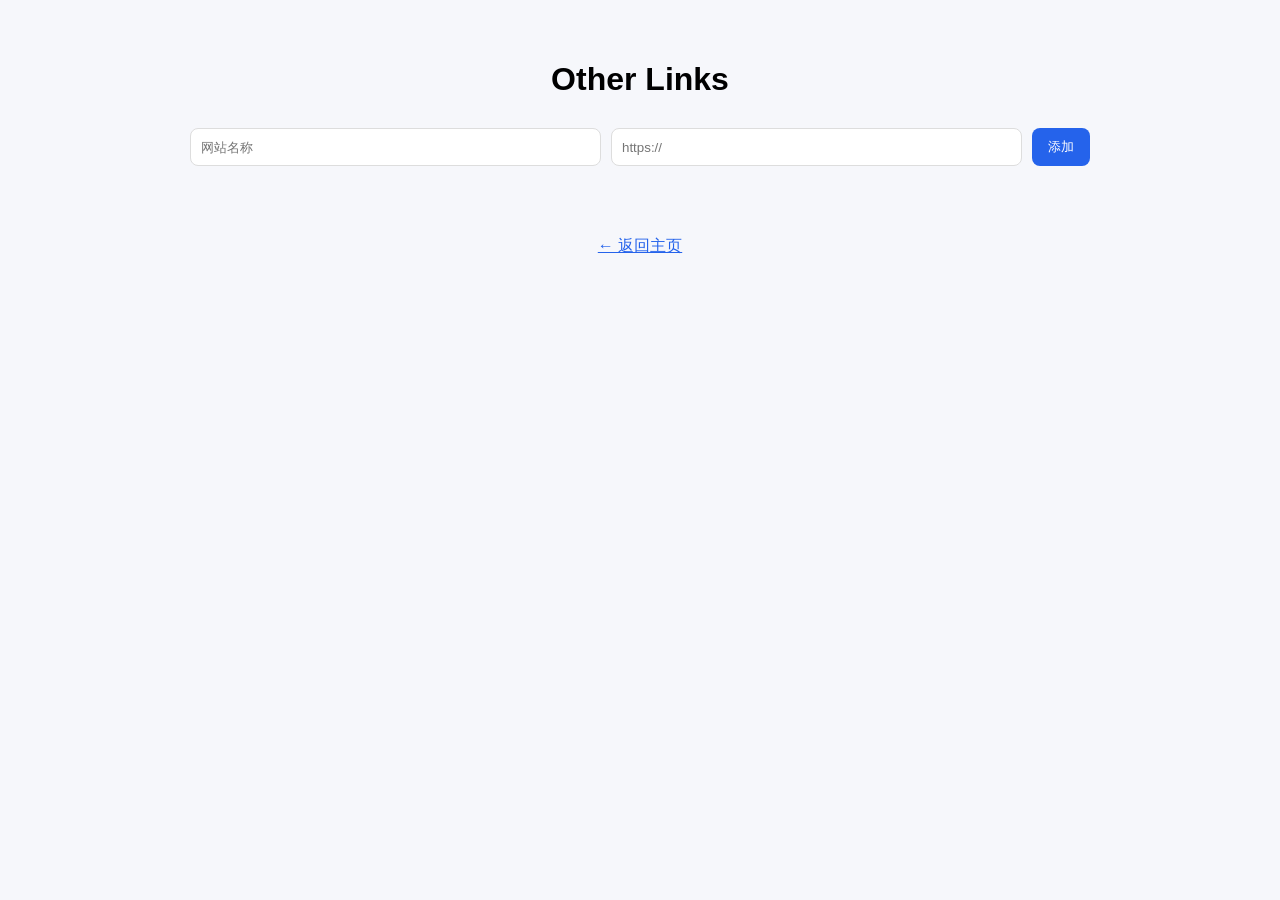
<file: otherlinks.html>
<!DOCTYPE html>
<html lang="zh-CN">
<head>
<meta charset="UTF-8">
<meta name="viewport" content="width=device-width, initial-scale=1.0">
<title>Other Links</title>

<style>

body{
  font-family:Arial, "PingFang SC", "Microsoft YaHei";
  background:#f6f7fb;
  margin:0;
}

.container{
  max-width:900px;
  margin:auto;
  padding:40px 20px;
}

h1{
  text-align:center;
  margin-bottom:30px;
}

.add-box{
  display:flex;
  gap:10px;
  margin-bottom:30px;
}

input{
  flex:1;
  padding:10px;
  border:1px solid #ddd;
  border-radius:8px;
}

button{
  padding:10px 16px;
  border:none;
  background:#2563eb;
  color:white;
  border-radius:8px;
  cursor:pointer;
}

button:hover{
  background:#1d4ed8;
}

.grid{
  display:grid;
  grid-template-columns:repeat(auto-fit,minmax(200px,1fr));
  gap:16px;
}

.card{
  background:white;
  border-radius:12px;
  padding:16px;
  box-shadow:0 5px 12px rgba(0,0,0,.06);
  position:relative;
}

.card a{
  font-weight:600;
  text-decoration:none;
  color:#2563eb;
}

.delete{
  position:absolute;
  top:8px;
  right:10px;
  color:#999;
  cursor:pointer;
}

.delete:hover{
  color:red;
}

.back{
  margin-top:40px;
  text-align:center;
}

.back a{
  color:#2563eb;
}

</style>
</head>

<body>

<div class="container">

<h1>Other Links</h1>

<div class="add-box">
<input id="name" placeholder="网站名称">
<input id="url" placeholder="https://">
<button onclick="addLink()">添加</button>
</div>

<div class="grid" id="links"></div>

<div class="back">
<a href="index.html">← 返回主页</a>
</div>

</div>

<script>

let links = JSON.parse(localStorage.getItem("other_links") || "[]")

function save(){
  localStorage.setItem("other_links", JSON.stringify(links))
}

function render(){

  const container = document.getElementById("links")
  container.innerHTML=""

  links.forEach((link,i)=>{

    const card=document.createElement("div")
    card.className="card"

    card.innerHTML=`
      <div class="delete" onclick="removeLink(${i})">✕</div>
      <a href="${link.url}" target="_blank">${link.name}</a>
    `

    container.appendChild(card)

  })
}

function addLink(){

  const name=document.getElementById("name").value
  const url=document.getElementById("url").value

  if(!name || !url){
    alert("请输入名称和网址")
    return
  }

  links.push({name,url})
  save()
  render()

  document.getElementById("name").value=""
  document.getElementById("url").value=""

}

function removeLink(i){

  links.splice(i,1)
  save()
  render()

}

render()

</script>

</body>
</html>
</file>
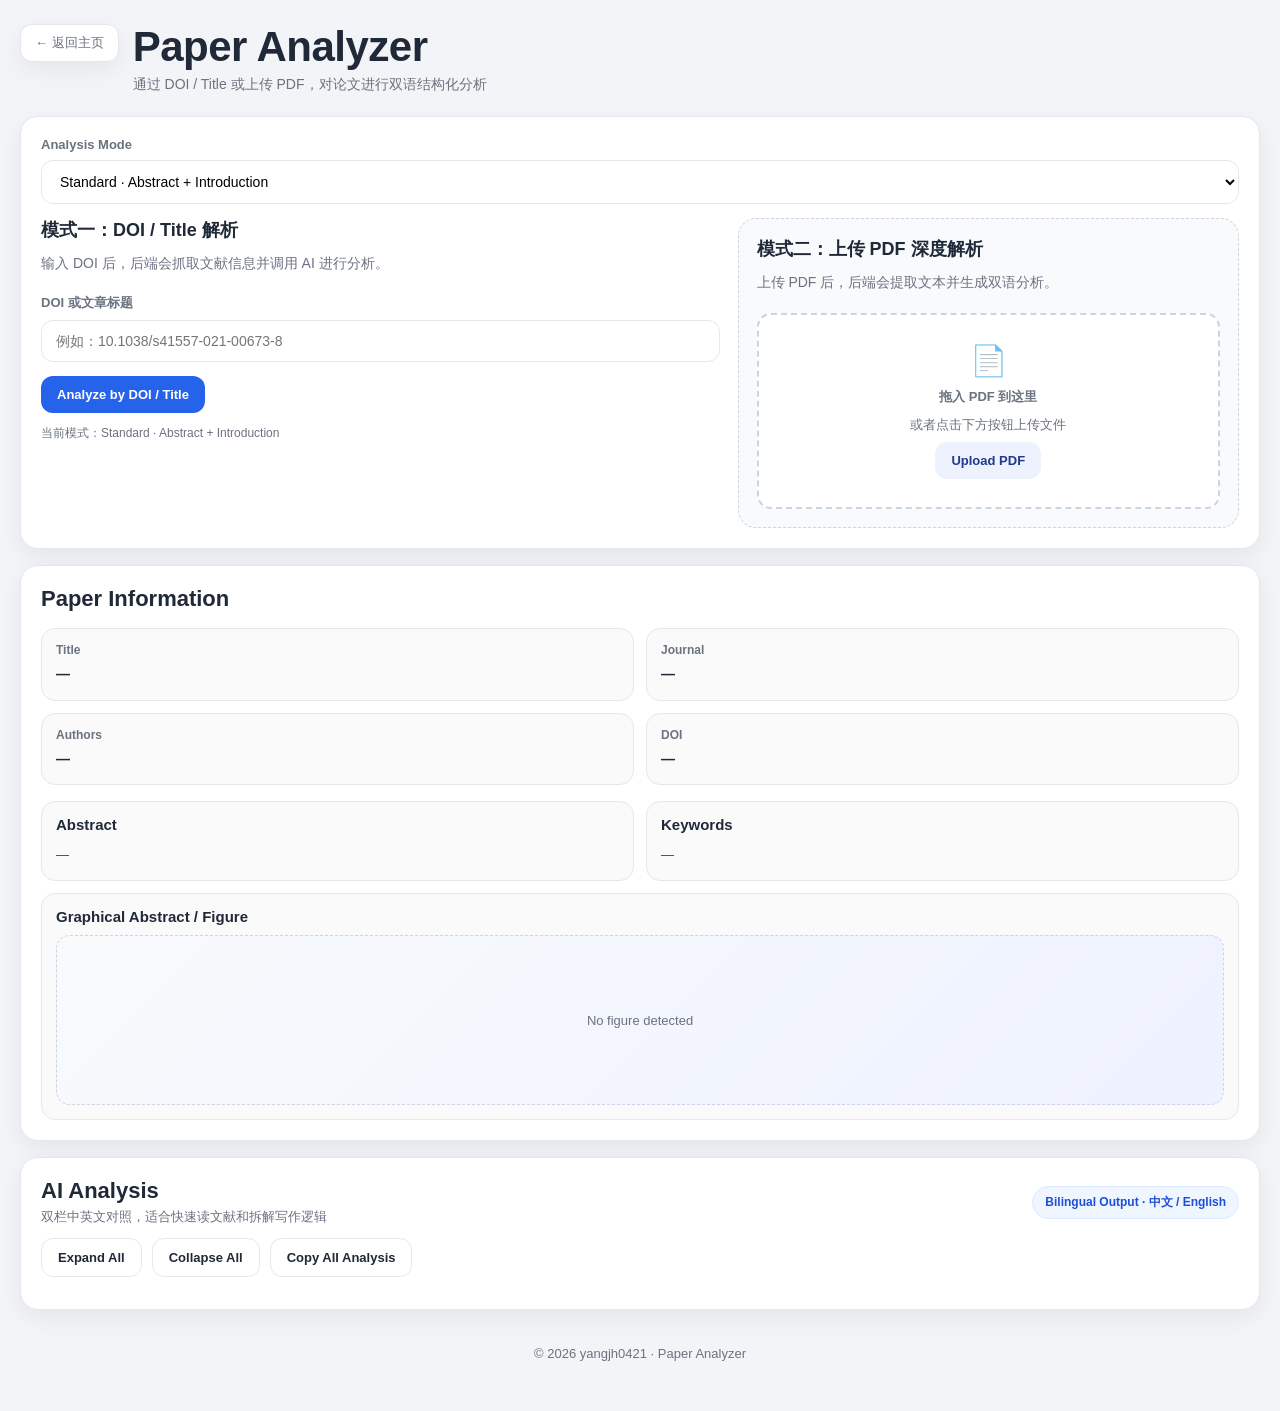
<file: paperanalyzer.html>
<!DOCTYPE html>
<html lang="zh-CN">
<head>
  <meta charset="UTF-8" />
  <meta name="viewport" content="width=device-width, initial-scale=1.0" />
  <title>Paper Analyzer</title>
  <style>
    :root {
      --bg: #f3f4f7;
      --card: #ffffff;
      --border: #e5e7eb;
      --text: #1f2937;
      --subtext: #6b7280;
      --primary: #2563eb;
      --primary-hover: #1d4ed8;
      --soft: #f8fafc;
      --shadow: 0 8px 24px rgba(15, 23, 42, 0.06);
      --radius: 18px;
      --max-width: 1280px;
      --success: #16a34a;
      --danger: #dc2626;
    }

    * { box-sizing: border-box; }

    body {
      margin: 0;
      font-family: "Segoe UI", "PingFang SC", "Microsoft YaHei", Arial, sans-serif;
      background: var(--bg);
      color: var(--text);
    }

    .page {
      max-width: var(--max-width);
      margin: 0 auto;
      padding: 24px 20px 50px;
    }

    .topbar {
      display: flex;
      align-items: flex-start;
      justify-content: space-between;
      gap: 16px;
      margin-bottom: 22px;
      flex-wrap: wrap;
    }

    .brand {
      display: flex;
      align-items: flex-start;
      gap: 14px;
    }

    .back-btn {
      display: inline-flex;
      align-items: center;
      justify-content: center;
      padding: 9px 14px;
      border-radius: 12px;
      background: var(--card);
      border: 1px solid var(--border);
      box-shadow: var(--shadow);
      font-size: 13px;
      color: var(--subtext);
      text-decoration: none;
      white-space: nowrap;
    }

    .title-wrap h1 {
      margin: 0;
      font-size: 42px;
      line-height: 1.1;
      font-weight: 800;
      letter-spacing: -0.5px;
    }

    .title-wrap p {
      margin: 6px 0 0;
      color: var(--subtext);
      font-size: 14px;
    }

    .card {
      background: var(--card);
      border: 1px solid var(--border);
      border-radius: var(--radius);
      box-shadow: var(--shadow);
      padding: 20px;
      margin-bottom: 16px;
    }

    .hero-grid {
      display: grid;
      grid-template-columns: 1.15fr 0.85fr;
      gap: 18px;
    }

    .sub-block-title {
      margin: 0 0 10px;
      font-size: 18px;
      font-weight: 800;
    }

    .panel-subtitle {
      margin: 0 0 18px;
      color: var(--subtext);
      font-size: 14px;
      line-height: 1.7;
    }

    .field-group { margin-top: 14px; }

    .label {
      display: block;
      margin-bottom: 8px;
      font-size: 13px;
      color: var(--subtext);
      font-weight: 700;
    }

    .text-input, select {
      width: 100%;
      border: 1px solid var(--border);
      border-radius: 12px;
      background: #fff;
      padding: 12px 14px;
      font-size: 14px;
      outline: none;
    }

    .toolbar {
      display: flex;
      gap: 10px;
      flex-wrap: wrap;
      margin-top: 14px;
    }

    .btn {
      border: none;
      border-radius: 12px;
      padding: 11px 16px;
      font-size: 13px;
      font-weight: 800;
      cursor: pointer;
    }

    .btn-primary {
      background: var(--primary);
      color: #fff;
    }

    .btn-primary:hover { background: var(--primary-hover); }

    .btn-outline {
      background: #fff;
      color: var(--text);
      border: 1px solid var(--border);
    }

    .btn-light {
      background: #eef2ff;
      color: #1e3a8a;
    }

    .upload-panel {
      background: var(--soft);
      border: 1px dashed #cbd5e1;
      border-radius: var(--radius);
      padding: 18px;
      min-height: 100%;
    }

    .dropzone {
      margin-top: 14px;
      border: 2px dashed #cbd5e1;
      border-radius: 14px;
      background: #fff;
      padding: 28px 16px;
      text-align: center;
    }

    .dropzone .icon {
      font-size: 30px;
      margin-bottom: 8px;
    }

    .dropzone p {
      margin: 6px 0;
      color: var(--subtext);
      font-size: 13px;
      line-height: 1.7;
    }

    .top-controls {
      display: flex;
      gap: 12px;
      flex-wrap: wrap;
      align-items: center;
      margin-bottom: 14px;
    }

    .control-box {
      min-width: 210px;
      flex: 1;
    }

    .status-bar {
      margin-top: 12px;
      font-size: 12px;
      color: var(--subtext);
    }

    .message {
      margin-top: 10px;
      padding: 10px 12px;
      border-radius: 10px;
      font-size: 13px;
      display: none;
    }

    .message.success {
      display: block;
      background: #ecfdf5;
      color: #166534;
      border: 1px solid #bbf7d0;
    }

    .message.error {
      display: block;
      background: #fef2f2;
      color: #991b1b;
      border: 1px solid #fecaca;
    }

    .section-title {
      margin: 0 0 16px;
      font-size: 22px;
      font-weight: 800;
    }

    .paper-meta {
      display: grid;
      grid-template-columns: repeat(2, minmax(0, 1fr));
      gap: 12px;
      margin-bottom: 16px;
    }

    .meta-box, .content-box, .lang-box {
      background: #fafafa;
      border: 1px solid var(--border);
      border-radius: 14px;
      padding: 14px;
    }

    .meta-label {
      font-size: 12px;
      color: var(--subtext);
      margin-bottom: 6px;
      font-weight: 700;
    }

    .meta-value {
      font-size: 14px;
      line-height: 1.6;
      font-weight: 600;
      word-break: break-word;
      white-space: pre-line;
    }

    .paper-sections {
      display: grid;
      grid-template-columns: 1fr 1fr;
      gap: 12px;
    }

    .content-box h3 {
      margin: 0 0 10px;
      font-size: 15px;
      font-weight: 800;
    }

    .content-box p {
      margin: 0;
      color: #374151;
      line-height: 1.8;
      font-size: 13px;
      white-space: pre-line;
    }

    .figure-box {
      min-height: 170px;
      display: flex;
      align-items: center;
      justify-content: center;
      color: var(--subtext);
      background: linear-gradient(135deg, #f8fafc, #eef2ff);
      border: 1px dashed #cbd5e1;
      border-radius: 14px;
      font-size: 13px;
      text-align: center;
      padding: 20px;
    }

    .analysis-header {
      display: flex;
      align-items: center;
      justify-content: space-between;
      gap: 14px;
      flex-wrap: wrap;
      margin-bottom: 12px;
    }

    .analysis-tag {
      display: inline-flex;
      align-items: center;
      gap: 8px;
      background: #eff6ff;
      color: #1d4ed8;
      border: 1px solid #dbeafe;
      border-radius: 999px;
      padding: 7px 12px;
      font-size: 12px;
      font-weight: 800;
    }

    .analysis-actions {
      display: flex;
      gap: 10px;
      flex-wrap: wrap;
      margin-bottom: 12px;
    }

    .section-card {
      border: 1px solid var(--border);
      border-radius: 16px;
      overflow: hidden;
      background: #fff;
      margin-top: 12px;
    }

    .section-top {
      display: flex;
      align-items: center;
      justify-content: space-between;
      gap: 12px;
      padding: 15px 18px;
      cursor: pointer;
      background: #fff;
    }

    .section-left {
      display: flex;
      align-items: center;
      gap: 10px;
      min-width: 0;
    }

    .collapse-icon {
      width: 24px;
      text-align: center;
      font-size: 14px;
      color: var(--subtext);
      user-select: none;
    }

    .section-heading h3 {
      margin: 0;
      font-size: 17px;
      font-weight: 800;
    }

    .section-desc {
      color: var(--subtext);
      font-size: 12px;
      margin-top: 4px;
    }

    .section-right {
      display: flex;
      align-items: center;
      gap: 8px;
      flex-wrap: wrap;
    }

    .mini-btn {
      border: 1px solid var(--border);
      background: #fff;
      border-radius: 10px;
      padding: 7px 10px;
      font-size: 12px;
      font-weight: 700;
      cursor: pointer;
    }

    .section-body {
      padding: 0 18px 18px;
      border-top: 1px solid var(--border);
    }

    .section-card.collapsed .section-body { display: none; }
    .section-card.collapsed .collapse-icon { transform: rotate(-90deg); }

    .bilingual-grid {
      display: grid;
      grid-template-columns: 1fr 1fr;
      gap: 12px;
      margin-top: 14px;
    }

    .lang-head {
      padding: 10px 12px;
      background: #f8fafc;
      border-bottom: 1px solid var(--border);
      font-size: 13px;
      font-weight: 800;
      margin: -14px -14px 12px -14px;
      border-radius: 14px 14px 0 0;
    }

    .lang-body {
      font-size: 13px;
      line-height: 1.85;
      color: #374151;
      white-space: pre-line;
      min-height: 110px;
    }

    .hidden { display: none !important; }

    .footer {
      text-align: center;
      color: var(--subtext);
      font-size: 13px;
      padding-top: 20px;
    }

    @media (max-width: 980px) {
      .hero-grid, .paper-sections, .bilingual-grid { grid-template-columns: 1fr; }
      .paper-meta { grid-template-columns: 1fr; }
    }

    @media (max-width: 640px) {
      .page { padding: 16px 10px 34px; }
      .title-wrap h1 { font-size: 30px; }
      .card { padding: 14px; }
      .section-top, .section-body { padding-left: 12px; padding-right: 12px; }
    }
  </style>
</head>
<body>
  <div class="page">
    <div class="topbar">
      <div class="brand">
        <a href="index.html" class="back-btn">← 返回主页</a>
        <div class="title-wrap">
          <h1>Paper Analyzer</h1>
          <p>通过 DOI / Title 或上传 PDF，对论文进行双语结构化分析</p>
        </div>
      </div>
    </div>

    <section class="card">
      <div class="top-controls">
        <div class="control-box">
          <label class="label" for="analysisMode">Analysis Mode</label>
          <select id="analysisMode">
            <option value="quick">Quick · Abstract</option>
            <option value="standard" selected>Standard · Abstract + Introduction</option>
            <option value="deep">Deep · Full PDF</option>
          </select>
        </div>
      </div>

      <div class="hero-grid">
        <div>
          <h2 class="sub-block-title">模式一：DOI / Title 解析</h2>
          <p class="panel-subtitle">输入 DOI 后，后端会抓取文献信息并调用 AI 进行分析。</p>

          <div class="field-group">
            <label class="label" for="doiInput">DOI 或文章标题</label>
            <input
              id="doiInput"
              class="text-input"
              type="text"
              placeholder="例如：10.1038/s41557-021-00673-8"
            />
          </div>

          <div class="toolbar">
            <button class="btn btn-primary" type="button" id="analyzeDoiBtn">Analyze by DOI / Title</button>
          </div>

          <div class="status-bar">
            当前模式：<span id="modeText">Standard · Abstract + Introduction</span>
          </div>
          <div id="globalMessage" class="message"></div>
        </div>

        <div class="upload-panel">
          <h2 class="sub-block-title">模式二：上传 PDF 深度解析</h2>
          <p class="panel-subtitle">上传 PDF 后，后端会提取文本并生成双语分析。</p>

          <div class="dropzone" id="dropzone">
            <div class="icon">📄</div>
            <p><strong>拖入 PDF 到这里</strong></p>
            <p>或者点击下方按钮上传文件</p>
            <input type="file" id="pdfInput" accept="application/pdf" class="hidden" />
            <button class="btn btn-light" type="button" id="uploadBtn">Upload PDF</button>
          </div>
        </div>
      </div>
    </section>

    <section class="card">
      <h2 class="section-title">Paper Information</h2>

      <div class="paper-meta">
        <div class="meta-box">
          <div class="meta-label">Title</div>
          <div class="meta-value" id="paperTitle">—</div>
        </div>
        <div class="meta-box">
          <div class="meta-label">Journal</div>
          <div class="meta-value" id="paperJournal">—</div>
        </div>
        <div class="meta-box">
          <div class="meta-label">Authors</div>
          <div class="meta-value" id="paperAuthors">—</div>
        </div>
        <div class="meta-box">
          <div class="meta-label">DOI</div>
          <div class="meta-value" id="paperDoi">—</div>
        </div>
      </div>

      <div class="paper-sections">
        <div class="content-box">
          <h3>Abstract</h3>
          <p id="paperAbstract">—</p>
        </div>

        <div class="content-box">
          <h3>Keywords</h3>
          <p id="paperKeywords">—</p>
        </div>

        <div class="content-box" style="grid-column: 1 / -1;">
          <h3>Graphical Abstract / Figure</h3>
          <div class="figure-box" id="paperFigureBox">
            No figure detected
          </div>
        </div>
      </div>
    </section>

    <section class="card">
      <div class="analysis-header">
        <div>
          <h2 class="section-title" style="margin-bottom: 4px;">AI Analysis</h2>
          <div style="color:#6b7280;font-size:13px;">双栏中英文对照，适合快速读文献和拆解写作逻辑</div>
        </div>
        <div class="analysis-tag">Bilingual Output · 中文 / English</div>
      </div>

      <div class="analysis-actions">
        <button class="btn btn-outline" type="button" onclick="toggleAllSections(true)">Expand All</button>
        <button class="btn btn-outline" type="button" onclick="toggleAllSections(false)">Collapse All</button>
        <button class="btn btn-outline" type="button" onclick="copyAllAnalysis()">Copy All Analysis</button>
      </div>

      <div id="analysisContainer"></div>
    </section>

    <div class="footer">© 2026 yangjh0421 · Paper Analyzer</div>
  </div>

  <script>
    // 这里改成你的后端地址；本地运行保持这个即可
    const BACKEND_BASE_URL = "http://127.0.0.1:8000";

    const analysisMode = document.getElementById("analysisMode");
    const modeText = document.getElementById("modeText");
    const analyzeDoiBtn = document.getElementById("analyzeDoiBtn");
    const doiInput = document.getElementById("doiInput");
    const uploadBtn = document.getElementById("uploadBtn");
    const pdfInput = document.getElementById("pdfInput");
    const dropzone = document.getElementById("dropzone");
    const globalMessage = document.getElementById("globalMessage");
    const analysisContainer = document.getElementById("analysisContainer");

    const sectionTitleMap = {
      research_topic: { title: "1. Research Topic", desc: "研究主题与领域定位" },
      research_problem: { title: "2. Research Problem", desc: "核心科学问题" },
      introduction_logic: { title: "3. Introduction Logic", desc: "Background → Gap → Question → Approach" },
      key_findings: { title: "4. Key Findings", desc: "核心发现" },
      core_conclusion: { title: "5. Core Conclusion", desc: "核心结论" },
      high_impact: { title: "6. Why the Study Is High-Impact", desc: "为什么可能具有高影响力" },
      future_research: { title: "7. Future Research Directions", desc: "未来研究方向" },
      possible_experiments: { title: "8. Possible Experiments", desc: "可进一步设计的实验" },
      limitations: { title: "9. Limitations", desc: "研究局限性" }
    };

    analysisMode.addEventListener("change", function () {
      modeText.textContent = this.options[this.selectedIndex].text;
    });

    function showMessage(text, type = "success") {
      globalMessage.className = "message " + type;
      globalMessage.textContent = text;
    }

    function clearMessage() {
      globalMessage.className = "message";
      globalMessage.textContent = "";
    }

    function setPaperInfo(data) {
      document.getElementById("paperTitle").textContent = data.title || "—";
      document.getElementById("paperJournal").textContent = data.journal || "—";
      document.getElementById("paperAuthors").textContent = (data.authors || []).join("; ") || "—";
      document.getElementById("paperDoi").textContent = data.doi || "—";
      document.getElementById("paperAbstract").textContent = data.abstract || "—";
      document.getElementById("paperKeywords").textContent = (data.keywords || []).join("\n") || "—";
      document.getElementById("paperFigureBox").textContent = data.figure_note || "No figure detected";
    }

    function renderAnalysis(analysis) {
      analysisContainer.innerHTML = "";

      for (const [key, value] of Object.entries(analysis)) {
        const meta = sectionTitleMap[key] || { title: key, desc: "" };
        const sectionId = "section-" + key;

        const card = document.createElement("div");
        card.className = "section-card";
        card.innerHTML = `
          <div class="section-top" onclick="toggleSection(this)">
            <div class="section-left">
              <div class="collapse-icon">▼</div>
              <div class="section-heading">
                <h3>${meta.title}</h3>
                <div class="section-desc">${meta.desc}</div>
              </div>
            </div>
            <div class="section-right">
              <button class="mini-btn" onclick="event.stopPropagation(); copySection('${sectionId}')">Copy</button>
            </div>
          </div>
          <div class="section-body" id="${sectionId}">
            <div class="bilingual-grid">
              <div class="lang-box">
                <div class="lang-head">中文</div>
                <div class="lang-body">${escapeHtml(value.zh || "—")}</div>
              </div>
              <div class="lang-box">
                <div class="lang-head">English</div>
                <div class="lang-body">${escapeHtml(value.en || "—")}</div>
              </div>
            </div>
          </div>
        `;
        analysisContainer.appendChild(card);
      }
    }

    function escapeHtml(str) {
      return String(str)
        .replaceAll("&", "&amp;")
        .replaceAll("<", "&lt;")
        .replaceAll(">", "&gt;");
    }

    async function analyzeByDoi() {
      const doi = doiInput.value.trim();
      if (!doi) {
        showMessage("请先输入 DOI 或标题。", "error");
        return;
      }

      clearMessage();
      showMessage("正在解析 DOI 并生成分析，请稍候…", "success");
      analyzeDoiBtn.disabled = true;

      try {
        const res = await fetch(`${BACKEND_BASE_URL}/api/analyze-doi`, {
          method: "POST",
          headers: { "Content-Type": "application/json" },
          body: JSON.stringify({
            query: doi,
            mode: analysisMode.value
          })
        });

        const data = await res.json();
        if (!res.ok) throw new Error(data.detail || "解析失败");

        setPaperInfo(data.paper_info);
        renderAnalysis(data.analysis);
        showMessage("DOI 解析完成。", "success");
      } catch (err) {
        showMessage(err.message || "请求失败。", "error");
      } finally {
        analyzeDoiBtn.disabled = false;
      }
    }

    async function analyzePdf(file) {
      clearMessage();
      showMessage("正在上传 PDF 并解析，请稍候…", "success");

      const form = new FormData();
      form.append("file", file);
      form.append("mode", analysisMode.value);

      try {
        const res = await fetch(`${BACKEND_BASE_URL}/api/analyze-pdf`, {
          method: "POST",
          body: form
        });

        const data = await res.json();
        if (!res.ok) throw new Error(data.detail || "PDF 解析失败");

        setPaperInfo(data.paper_info);
        renderAnalysis(data.analysis);
        showMessage("PDF 解析完成。", "success");
      } catch (err) {
        showMessage(err.message || "请求失败。", "error");
      }
    }

    analyzeDoiBtn.addEventListener("click", analyzeByDoi);

    uploadBtn.addEventListener("click", () => pdfInput.click());
    pdfInput.addEventListener("change", (e) => {
      const file = e.target.files[0];
      if (file) analyzePdf(file);
    });

    dropzone.addEventListener("dragover", (e) => {
      e.preventDefault();
      dropzone.style.borderColor = "#93c5fd";
    });

    dropzone.addEventListener("dragleave", () => {
      dropzone.style.borderColor = "#cbd5e1";
    });

    dropzone.addEventListener("drop", (e) => {
      e.preventDefault();
      dropzone.style.borderColor = "#cbd5e1";
      const file = e.dataTransfer.files[0];
      if (file && file.type === "application/pdf") {
        analyzePdf(file);
      } else {
        showMessage("请上传 PDF 文件。", "error");
      }
    });

    function toggleSection(header) {
      header.parentElement.classList.toggle("collapsed");
    }

    function toggleAllSections(expand) {
      document.querySelectorAll(".section-card").forEach(card => {
        if (expand) card.classList.remove("collapsed");
        else card.classList.add("collapsed");
      });
    }

    function copySection(sectionId) {
      const section = document.getElementById(sectionId);
      if (!section) return;
      navigator.clipboard.writeText(section.innerText.trim()).then(() => {
        showMessage("已复制该模块内容。", "success");
      }).catch(() => {
        showMessage("复制失败，请手动复制。", "error");
      });
    }

    function copyAllAnalysis() {
      const sections = document.querySelectorAll(".section-body");
      let merged = "";
      sections.forEach((section, index) => {
        merged += section.innerText.trim();
        if (index < sections.length - 1) merged += "\n\n--------------------\n\n";
      });
      navigator.clipboard.writeText(merged).then(() => {
        showMessage("已复制全部分析内容。", "success");
      }).catch(() => {
        showMessage("复制失败，请手动复制。", "error");
      });
    }
  </script>
</body>
</html>
</file>
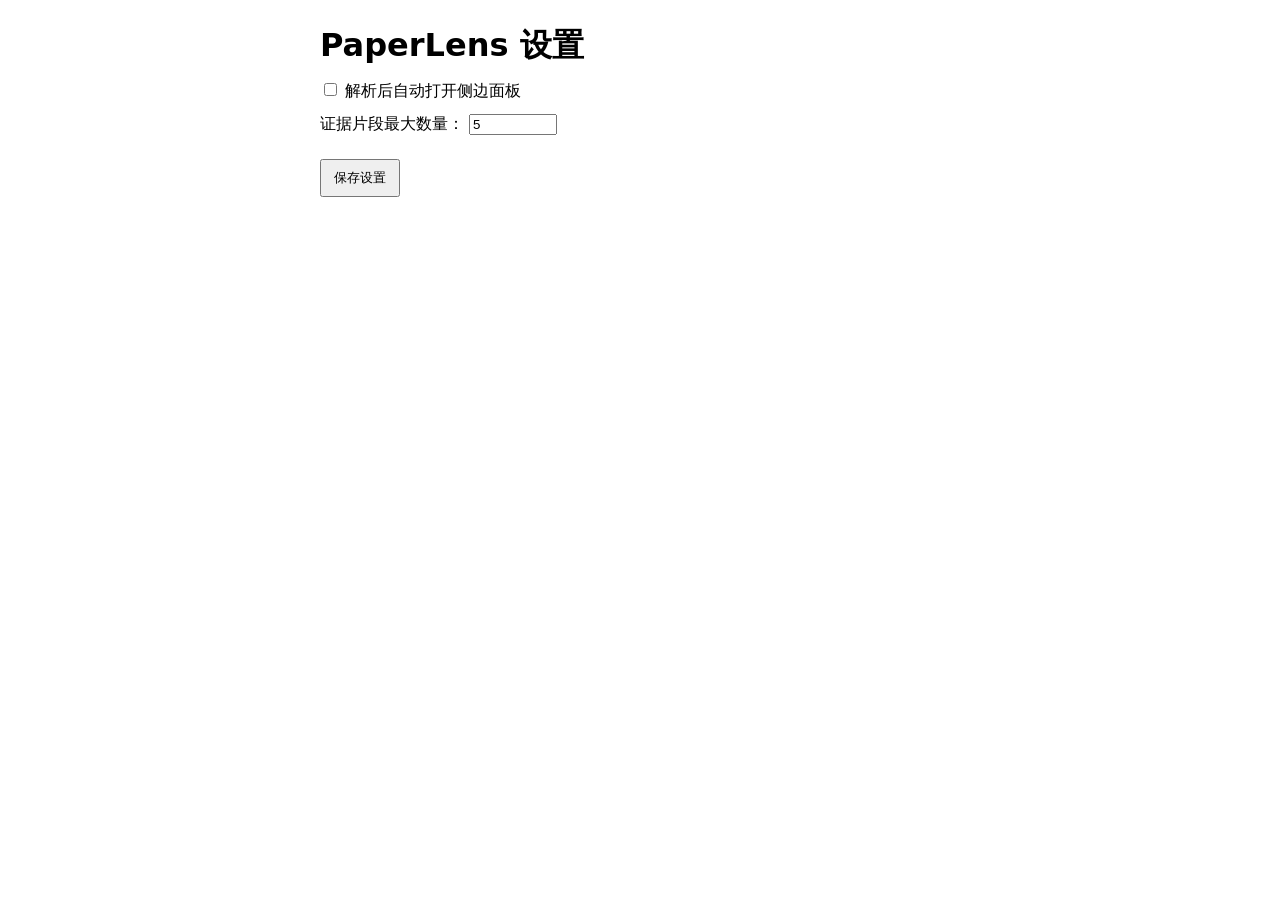
<file: paperlens/options.html>
<!doctype html>
<html lang="zh-CN">
  <head>
    <meta charset="UTF-8" />
    <meta name="viewport" content="width=device-width, initial-scale=1.0" />
    <title>PaperLens 设置</title>
    <style>
      body { font-family: "Segoe UI", system-ui, sans-serif; max-width: 640px; margin: 24px auto; padding: 0 12px; }
      h1 { margin-bottom: 12px; }
      label { display: block; margin: 12px 0; }
      input[type="number"] { width: 80px; }
      button { margin-top: 12px; padding: 8px 12px; }
      #status { margin-top: 12px; color: #166534; }
    </style>
  </head>
  <body>
    <h1>PaperLens 设置</h1>
    <label>
      <input type="checkbox" id="autoOpenSidePanel" />
      解析后自动打开侧边面板
    </label>
    <label>
      证据片段最大数量：
      <input type="number" id="maxEvidenceSnippets" min="1" max="20" value="5" />
    </label>
    <button id="saveBtn">保存设置</button>
    <div id="status"></div>

    <script src="options.js"></script>
  </body>
</html>
</file>
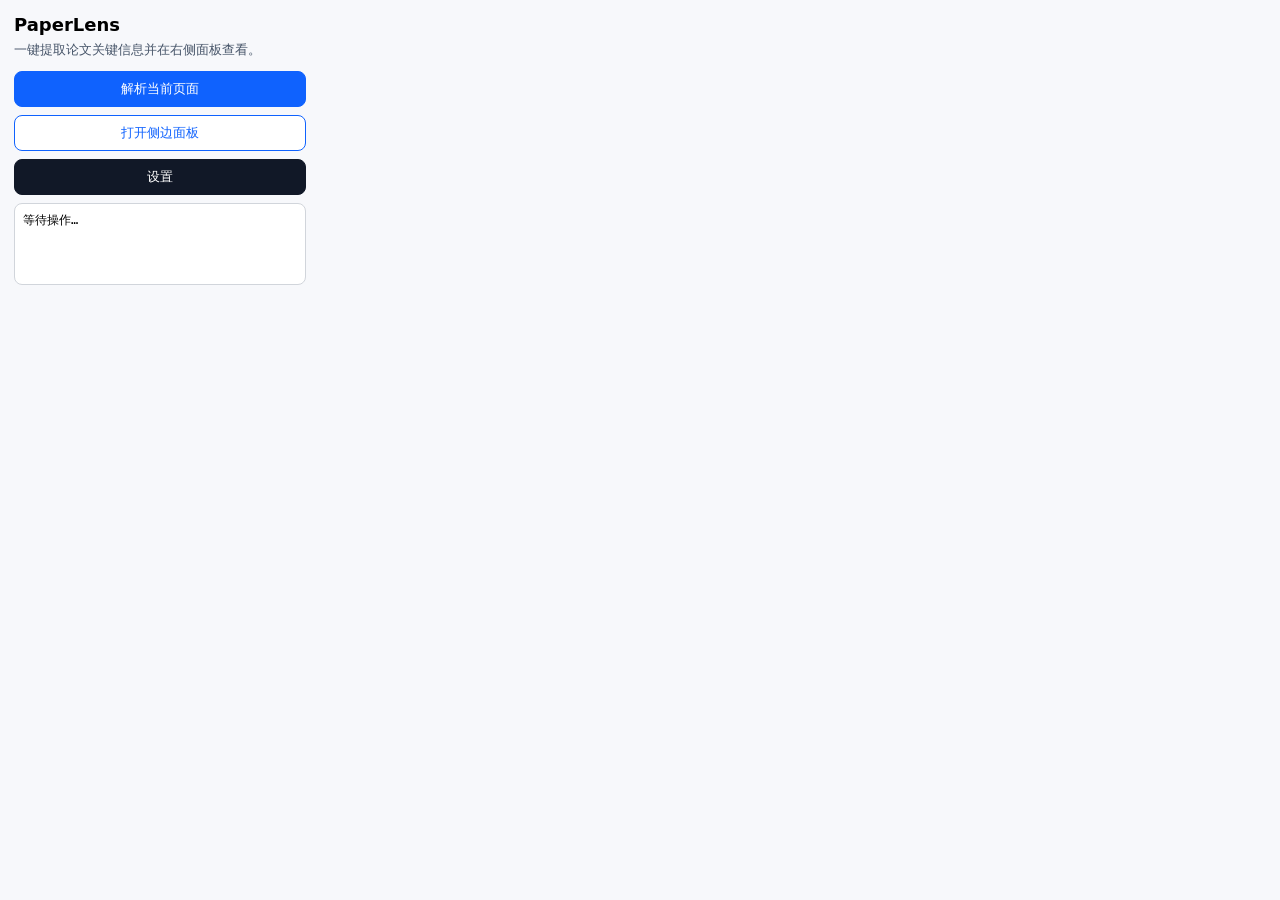
<file: paperlens/popup.html>
<!doctype html>
<html lang="zh-CN">
  <head>
    <meta charset="UTF-8" />
    <meta name="viewport" content="width=device-width, initial-scale=1.0" />
    <title>PaperLens</title>
    <link rel="stylesheet" href="popup.css" />
  </head>
  <body>
    <main class="container">
      <h1>PaperLens</h1>
      <p class="desc">一键提取论文关键信息并在右侧面板查看。</p>

      <button id="parseBtn">解析当前页面</button>
      <button id="openPanelBtn" class="secondary">打开侧边面板</button>
      <a href="options.html" target="_blank" rel="noreferrer">设置</a>

      <pre id="status" aria-live="polite">等待操作…</pre>
    </main>
    <script src="popup.js"></script>
  </body>
</html>
</file>
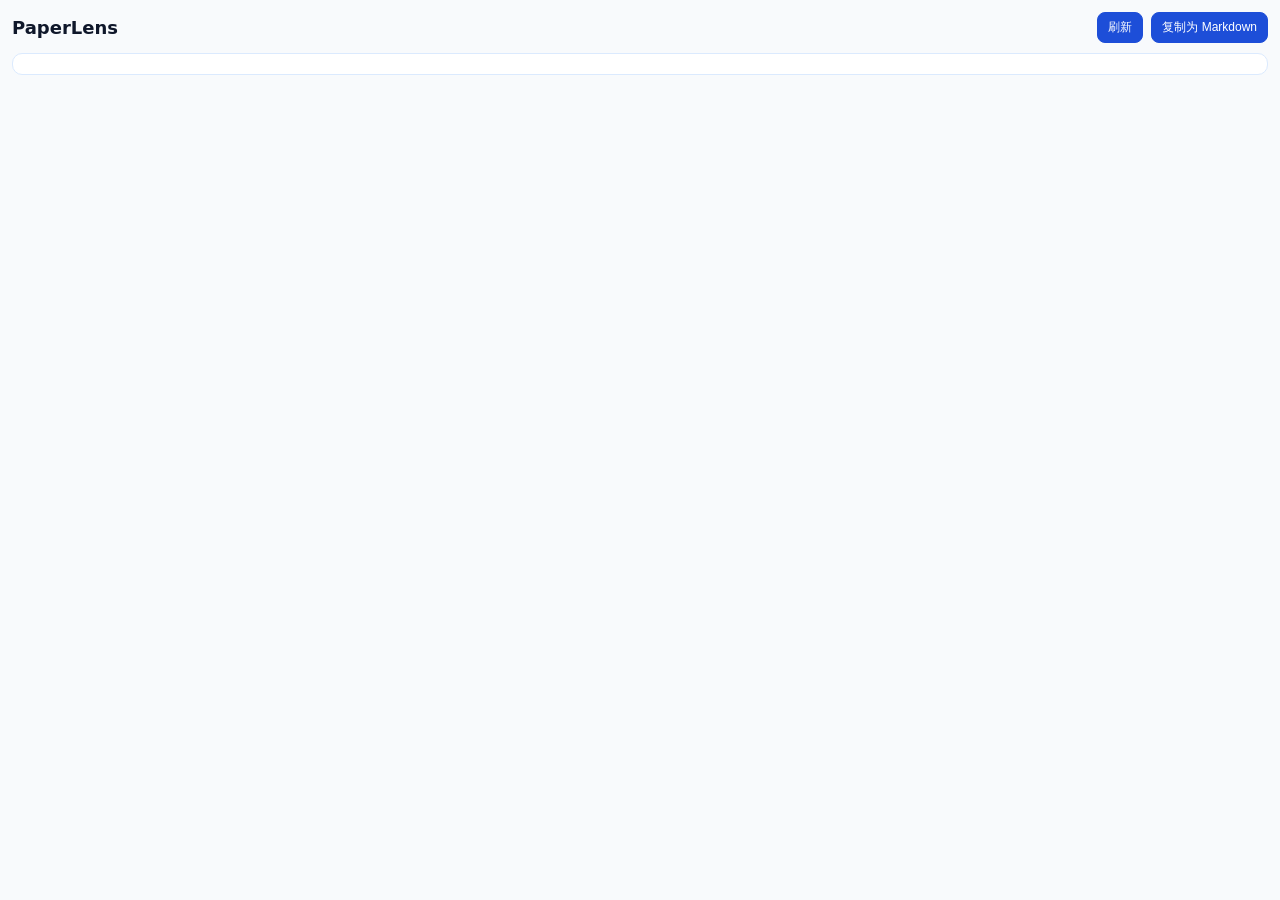
<file: paperlens/sidepanel.html>
<!doctype html>
<html lang="zh-CN">
  <head>
    <meta charset="UTF-8" />
    <meta name="viewport" content="width=device-width, initial-scale=1.0" />
    <title>PaperLens 侧边面板</title>
    <link rel="stylesheet" href="sidepanel.css" />
  </head>
  <body>
    <header>
      <h1>PaperLens</h1>
      <div class="actions">
        <button id="refreshBtn">刷新</button>
        <button id="copyBtn">复制为 Markdown</button>
      </div>
    </header>

    <section id="meta" class="meta"></section>
    <section id="cards" class="cards"></section>

    <template id="cardTpl">
      <article class="card">
        <h2></h2>
        <p class="content"></p>
        <details>
          <summary>证据片段</summary>
          <ul class="evidence"></ul>
        </details>
      </article>
    </template>

    <script src="sidepanel.js"></script>
  </body>
</html>
</file>
<file: paperlens/popup.css>
:root {
  color-scheme: light;
  font-family: "Segoe UI", system-ui, -apple-system, sans-serif;
}

body {
  margin: 0;
  width: 320px;
  background: #f7f8fb;
}

.container {
  padding: 14px;
}

h1 {
  margin: 0 0 6px;
  font-size: 18px;
}

.desc {
  margin: 0 0 12px;
  color: #475569;
  font-size: 13px;
}

button,
a {
  display: block;
  width: 100%;
  box-sizing: border-box;
  margin-bottom: 8px;
  border-radius: 8px;
  border: 1px solid #0f62fe;
  background: #0f62fe;
  color: #fff;
  padding: 8px 10px;
  font-size: 13px;
  text-align: center;
  cursor: pointer;
  text-decoration: none;
}

button.secondary {
  background: #ffffff;
  color: #0f62fe;
}

a {
  background: #111827;
  border-color: #111827;
}

#status {
  margin: 8px 0 0;
  min-height: 64px;
  max-height: 160px;
  overflow: auto;
  background: #ffffff;
  border: 1px solid #d1d5db;
  border-radius: 8px;
  padding: 8px;
  white-space: pre-wrap;
  font-size: 12px;
}
</file>
<file: paperlens/sidepanel.css>
:root {
  font-family: "Segoe UI", system-ui, -apple-system, sans-serif;
  color: #0f172a;
}

body {
  margin: 0;
  padding: 12px;
  background: #f8fafc;
}

header {
  display: flex;
  align-items: center;
  justify-content: space-between;
  gap: 8px;
  margin-bottom: 10px;
}

h1 {
  font-size: 18px;
  margin: 0;
}

.actions {
  display: flex;
  gap: 8px;
}

button {
  border: 1px solid #1d4ed8;
  border-radius: 8px;
  background: #1d4ed8;
  color: #fff;
  padding: 6px 10px;
  font-size: 12px;
  cursor: pointer;
}

.meta {
  margin-bottom: 12px;
  background: #fff;
  border-radius: 10px;
  border: 1px solid #dbeafe;
  padding: 10px;
  font-size: 12px;
  color: #334155;
}

.cards {
  display: grid;
  gap: 10px;
}

.card {
  background: #fff;
  border: 1px solid #e2e8f0;
  border-radius: 10px;
  padding: 10px;
}

.card h2 {
  margin: 0 0 6px;
  font-size: 14px;
}

.card p {
  margin: 0 0 8px;
  font-size: 13px;
  line-height: 1.45;
}

summary {
  cursor: pointer;
  font-size: 12px;
}

ul {
  margin: 8px 0 0 0;
  padding-left: 18px;
}

li {
  margin-bottom: 6px;
  font-size: 12px;
  line-height: 1.4;
}
</file>
